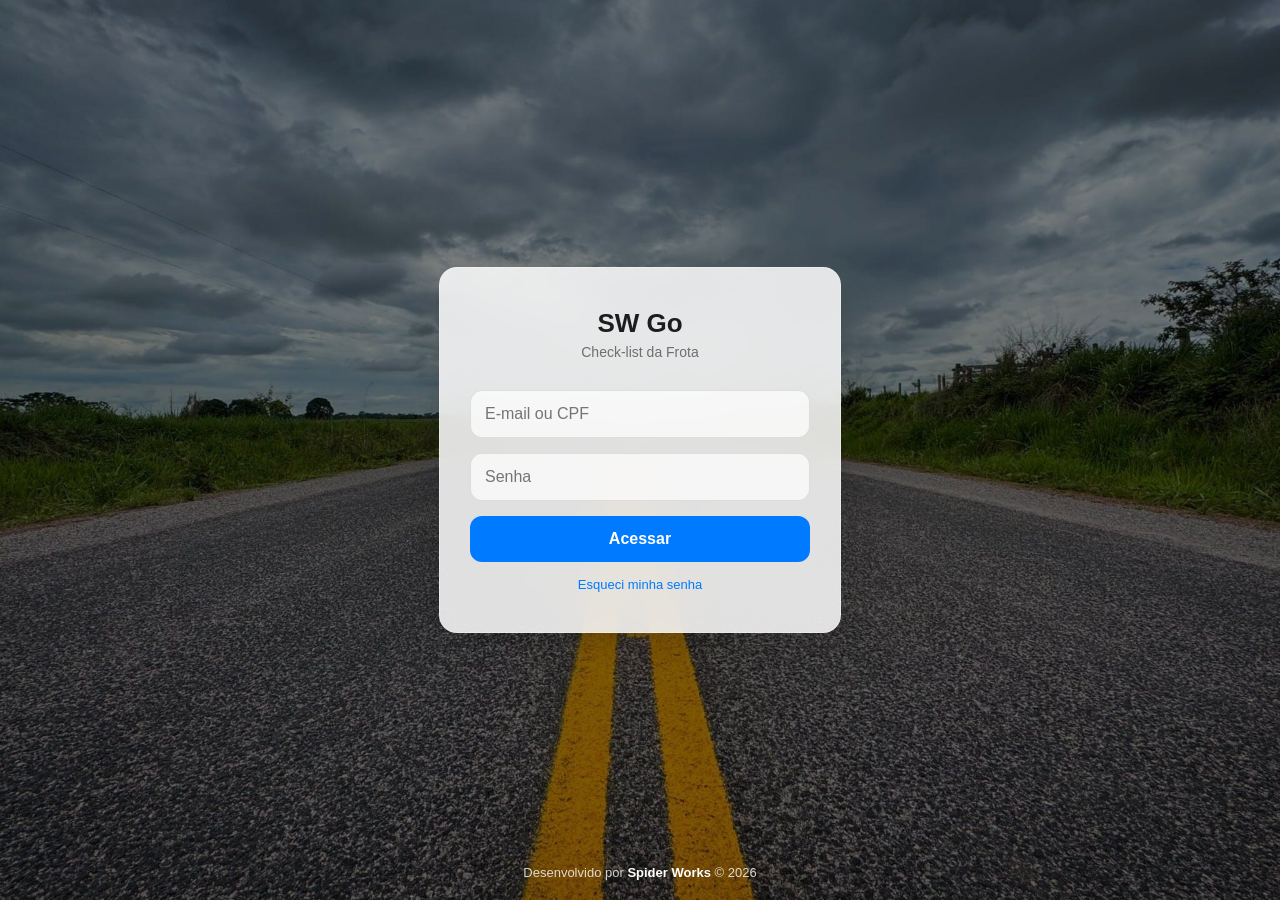
<file: index.html>
<!DOCTYPE html>
<html lang="pt-BR">
<head>
    <meta charset="UTF-8">
    <meta name="viewport" content="width=device-width, initial-scale=1.0, maximum-scale=1.0, user-scalable=no">
    <title>Dashboard - SpiderWorks Be8 Go</title>
    <style>
        :root { 
            --bg: #f4f4f9; --card: #ffffff; --text: #1c1c1e; --text-muted: #8e8e93; 
            --border: #e5e5ea; --accent: #007aff; --success: #34c759; --danger: #ff3b30; --warning: #ffcc00;
        }
        body.force-dark { 
            --bg: #000000; --card: #1c1c1e; --text: #f2f2f7; --text-muted: #98989d; 
            --border: #38383a; --accent: #0a84ff; --success: #32d74b; --danger: #ff453a; --warning: #ffd60a;
        }

        body { 
            background-color: var(--bg); color: var(--text); 
            font-family: -apple-system, BlinkMacSystemFont, "Segoe UI", sans-serif; 
            margin: 0; padding: 0; padding-bottom: 80px; 
            background-image: radial-gradient(var(--border) 1px, transparent 1px);
            background-size: 20px 20px; background-attachment: fixed;
        }

        .container { max-width: 1000px; margin: 40px auto; padding: 0 20px; }

        .welcome-header { margin-bottom: 30px; display: flex; justify-content: space-between; align-items: flex-end;}
        .welcome-header h1 { margin: 0; font-size: 28px; font-weight: 700; letter-spacing: -0.5px;}
        .welcome-header p { margin: 5px 0 0; color: var(--text-muted); font-size: 15px; }

        .card { background: var(--card); border: 1px solid var(--border); border-radius: 20px; padding: 25px; box-shadow: 0 4px 20px rgba(0,0,0,0.03); }
        .card-header { display: flex; justify-content: space-between; align-items: center; margin-bottom: 20px; }
        .card-title { margin: 0; font-size: 16px; font-weight: 600; color: var(--text); }
        .card-link { color: var(--accent); font-size: 13px; text-decoration: none; font-weight: 600; }

        .kpi-row { display: grid; grid-template-columns: repeat(3, 1fr); gap: 20px; margin-bottom: 25px; }
        .kpi-card { display: flex; align-items: center; gap: 15px; padding: 20px; border-radius: 16px; background: var(--card); border: 1px solid var(--border); box-shadow: 0 4px 15px rgba(0,0,0,0.02);}
        .kpi-icon { width: 48px; height: 48px; border-radius: 12px; display: flex; justify-content: center; align-items: center; font-size: 22px; flex-shrink: 0;}
        .kpi-text h4 { margin: 0 0 4px 0; font-size: 12px; color: var(--text-muted); text-transform: uppercase; letter-spacing: 0.5px; font-weight: 600;}
        .kpi-text span { font-size: 24px; font-weight: 700; color: var(--text); line-height: 1;}

        .bottom-grid { display: grid; grid-template-columns: 2fr 1fr; gap: 25px; }

        .table-container { overflow-x: auto; }
        table { width: 100%; border-collapse: collapse; text-align: left; }
        th { padding: 12px 15px; border-bottom: 1px solid var(--border); color: var(--text-muted); font-size: 11px; text-transform: uppercase; letter-spacing: 0.5px;}
        td { padding: 15px; border-bottom: 1px solid var(--border); font-size: 14px; color: var(--text); font-weight: 500;}
        tr:last-child td { border-bottom: none; }
        
        .status-badge { padding: 6px 12px; border-radius: 20px; font-size: 12px; font-weight: 700; display: inline-block; text-align: center;}
        .status-badge.aprovado { background: rgba(52, 199, 89, 0.15); color: var(--success); }
        .status-badge.reprovado { background: rgba(255, 59, 48, 0.15); color: var(--danger); }

        .chart-container { display: flex; align-items: flex-end; gap: 10px; height: 150px; padding-top: 20px; border-bottom: 1px dashed var(--border);}
        .chart-bar { flex: 1; background: var(--accent); border-radius: 6px 6px 0 0; position: relative; opacity: 0.8; transition: opacity 0.2s; cursor: pointer; min-height: 5px;}
        .chart-bar:hover { opacity: 1; }
        .chart-bar::after { content: attr(data-val); position: absolute; top: -25px; left: 50%; transform: translateX(-50%); font-size: 11px; font-weight: 600; color: var(--text-muted); }
        .chart-labels { display: flex; justify-content: space-between; margin-top: 10px; padding: 0 5px;}
        .chart-labels span { font-size: 11px; color: var(--text-muted); font-weight: 500; text-align: center; flex: 1;}

        .operador-view { display: none; flex-direction: column; align-items: center; justify-content: center; margin-top: 50px; }
        .op-card { background: var(--card); border: 1px solid var(--border); border-radius: 24px; padding: 40px; text-align: center; box-shadow: 0 10px 30px rgba(0,0,0,0.05); max-width: 400px; width: 100%;}
        .op-icon { font-size: 60px; margin-bottom: 20px; }
        .op-title { font-size: 22px; font-weight: 700; margin-bottom: 10px; }
        .op-desc { font-size: 14px; color: var(--text-muted); margin-bottom: 30px; line-height: 1.5;}
        .btn-op { display: block; width: 100%; background: var(--accent); color: white; padding: 16px; border-radius: 12px; font-size: 16px; font-weight: 600; text-decoration: none; transition: 0.2s; box-sizing: border-box;}
        .btn-op:active { transform: scale(0.98); opacity: 0.9; }

        .ssma-view { display: none; } 

        @media (max-width: 800px) {
            .kpi-row { grid-template-columns: 1fr; gap: 15px;}
            .bottom-grid { grid-template-columns: 1fr; }
        }
    </style>
</head>
<body>
    <div id="menu-container"></div> 

    <div class="container">
        
        <div class="welcome-header">
            <div>
                <h1 id="welcomeText">A carregar...</h1>
                <p id="subText">A preparar o seu ambiente.</p>
            </div>
            <div id="dataHoje" style="font-size: 14px; font-weight: 600; color: var(--text-muted); text-align: right;"></div>
        </div>

        <div class="ssma-view" id="viewSSMA">
            
            <div class="kpi-row">
                <div class="kpi-card">
                    <div class="kpi-icon" style="background: rgba(0, 122, 255, 0.1); color: var(--accent);">🛡️</div>
                    <div class="kpi-text"><h4>Conformidade</h4><span id="kpi-conf">--%</span></div>
                </div>
                <div class="kpi-card">
                    <div class="kpi-icon" style="background: rgba(52, 199, 89, 0.1); color: var(--success);">✅</div>
                    <div class="kpi-text"><h4>Aprovados (Hoje)</h4><span id="kpi-aprov">--</span></div>
                </div>
                <div class="kpi-card">
                    <div class="kpi-icon" style="background: rgba(255, 59, 48, 0.1); color: var(--danger);">⚠️</div>
                    <div class="kpi-text"><h4>Reprovados (Hoje)</h4><span id="kpi-reprov">--</span></div>
                </div>
            </div>

            <div class="bottom-grid">
                
                <div class="card">
                    <div class="card-header">
                        <h3 class="card-title">Últimas Inspeções Registadas</h3>
                        <a href="historico.html" class="card-link">Ver Histórico Completo &rarr;</a>
                    </div>
                    <div class="table-container">
                        <table>
                            <thead><tr><th>Data/Hora</th><th>Placa</th><th>Motorista</th><th>Status</th></tr></thead>
                            <tbody id="tabela-ultimos">
                                <tr><td colspan="4" style="text-align: center; color: var(--text-muted);">A carregar dados...</td></tr>
                            </tbody>
                        </table>
                    </div>
                </div>

                <div class="card">
                    <div class="card-header">
                        <h3 class="card-title">Volume (Últimos 5 dias)</h3>
                    </div>
                    <div class="chart-container" id="chart-bars">
                        </div>
                    <div class="chart-labels" id="chart-labels">
                        </div>
                </div>

            </div>
        </div>

        <div class="operador-view" id="viewOperador">
            <div class="op-card">
                <div class="op-icon">📋</div>
                <div class="op-title">Novo Checklist</div>
                <div class="op-desc">Avalie o Motorista, o Cavalo Mecânico e a Carreta antes da liberação da próxima viagem.</div>
                <a href="operador.html" class="btn-op">Iniciar Inspeção Agora</a>
            </div>
        </div>

    </div>

    <script src="menu.js"></script>
    <script>
        document.addEventListener("DOMContentLoaded", async function() {
            // Data no topo
            const opcoesData = { weekday: 'long', year: 'numeric', month: 'long', day: 'numeric' };
            document.getElementById('dataHoje').innerText = new Date().toLocaleDateString('pt-BR', opcoesData);

            const token = localStorage.getItem('pb_token');
            if (!token) { window.location.href = 'login.html'; return; }

            const POCKETBASE_URL = 'https://be8-be8-backend.i6qanl.easypanel.host';
            const cabecalhosAuth = { 'Authorization': 'Bearer ' + token };

            let perfil = "OPERADOR";
            let nome = "";

            try {
                // Recupera perfil
                const res = await fetch(`${POCKETBASE_URL}/api/collections/users_checklist_portal/auth-refresh`, { method: 'POST', headers: cabecalhosAuth });
                if (res.ok) {
                    const data = await res.json();
                    if (data && data.record) {
                        localStorage.setItem('pocketbase_auth', JSON.stringify({ model: data.record }));
                        perfil = (data.record.perfil || "OPERADOR").toUpperCase();
                        nome = data.record.nome || "";
                    }
                } else {
                    const authRaw = localStorage.getItem('pocketbase_auth') || '{}';
                    if(authRaw.includes("SSMA")) perfil = "SSMA";
                }
            } catch(e) { console.error("Erro:", e); }

            const isSSMA = (perfil === 'SSMA' || perfil === 'ADMIN');
            
            if (!isSSMA) {
                document.getElementById('welcomeText').innerText = "Olá, Operador!";
                document.getElementById('subText').innerText = "O seu painel de inspeções.";
                document.getElementById('viewOperador').style.display = 'flex';
            } else {
                const nomeExibicao = nome ? nome : "Equipe SSMA";
                document.getElementById('welcomeText').innerText = `Olá, ${nomeExibicao}!`;
                document.getElementById('subText').innerText = "Resumo da operação e saúde da frota.";
                document.getElementById('viewSSMA').style.display = 'block';
                
                // Carregar Dados Reais para o SSMA
                carregarDadosDashboard(POCKETBASE_URL, cabecalhosAuth);
            }
        });

        async function carregarDadosDashboard(url, headers) {
            try {
                // Busca os últimos 500 registos para fazer as contas
                const res = await fetch(`${url}/api/collections/site_checklist_registros/records?sort=-created&perPage=500&expand=motorista_id,cavalo_id`, { headers });
                const data = await res.json();
                
                if(!data.items) return;
                const registos = data.items;

                // 1. Cálculos de Hoje
                const hojeStr = new Date().toISOString().split('T')[0]; // "2026-04-20"
                let aprovadosHoje = 0;
                let reprovadosHoje = 0;
                let totalAprovadosHist = 0;

                registos.forEach(r => {
                    const dataRegisto = r.created.split(' ')[0]; // Pega só a data
                    if(dataRegisto === hojeStr) {
                        if(r.status_final === 'Aprovado') aprovadosHoje++;
                        else reprovadosHoje++;
                    }
                    if(r.status_final === 'Aprovado') totalAprovadosHist++;
                });

                document.getElementById('kpi-aprov').innerText = aprovadosHoje;
                document.getElementById('kpi-reprov').innerText = reprovadosHoje;

                // 2. Taxa de Conformidade
                if(registos.length > 0) {
                    const taxa = (totalAprovadosHist / registos.length) * 100;
                    document.getElementById('kpi-conf').innerText = taxa.toFixed(1) + '%';
                } else {
                    document.getElementById('kpi-conf').innerText = '0%';
                }

                // 3. Preencher a Tabela (Últimos 5)
                const tabela = document.getElementById('tabela-ultimos');
                tabela.innerHTML = '';
                const ultimos5 = registos.slice(0, 5);
                
                if(ultimos5.length === 0) {
                    tabela.innerHTML = '<tr><td colspan="4" style="text-align: center;">Nenhum registo encontrado.</td></tr>';
                } else {
                    ultimos5.forEach(r => {
                        const dataC = new Date(r.created);
                        // Verifica se é hoje para formatar a data
                        const isHoje = dataC.toISOString().split('T')[0] === hojeStr;
                        const dataStr = isHoje 
                            ? `Hoje, ${dataC.toLocaleTimeString('pt-BR', {hour:'2-digit', minute:'2-digit'})}`
                            : dataC.toLocaleDateString('pt-BR', {day:'2-digit', month:'2-digit'}) + ' ' + dataC.toLocaleTimeString('pt-BR', {hour:'2-digit', minute:'2-digit'});
                        
                        const placa = r.expand?.cavalo_id?.placa || 'N/A';
                        const mot = r.expand?.motorista_id?.nome || 'N/A';
                        const badgeStatus = r.status_final === 'Aprovado' ? 'aprovado' : 'reprovado';

                        tabela.innerHTML += `
                            <tr>
                                <td>${dataStr}</td>
                                <td style="font-weight:bold;">${placa}</td>
                                <td>${mot}</td>
                                <td><span class="status-badge ${badgeStatus}">${r.status_final}</span></td>
                            </tr>
                        `;
                    });
                }

                // 4. Gráfico dos Últimos 5 Dias
                desenharGrafico(registos);

            } catch(e) {
                console.error("Erro ao carregar dados do dashboard:", e);
                document.getElementById('tabela-ultimos').innerHTML = '<tr><td colspan="4" style="text-align: center; color:var(--danger);">Erro de ligação ao servidor.</td></tr>';
            }
        }

        function desenharGrafico(registos) {
            // Cria um array com os últimos 5 dias
            const diasArray = [];
            const contagens = [0, 0, 0, 0, 0];
            const nomesDias = ['Dom', 'Seg', 'Ter', 'Qua', 'Qui', 'Sex', 'Sáb'];
            const labels = [];

            const hoje = new Date();
            
            for(let i = 4; i >= 0; i--) {
                const d = new Date(hoje);
                d.setDate(d.getDate() - i);
                diasArray.push(d.toISOString().split('T')[0]);
                
                if(i === 0) labels.push('Hoje');
                else labels.push(nomesDias[d.getDay()]);
            }

            // Conta os registos para cada dia
            registos.forEach(r => {
                const dataReg = r.created.split(' ')[0];
                const index = diasArray.indexOf(dataReg);
                if(index !== -1) contagens[index]++;
            });

            // Encontra o maior valor para definir a altura de 100%
            let maxVal = Math.max(...contagens);
            if(maxVal === 0) maxVal = 1; // Evita divisão por zero

            const chartBars = document.getElementById('chart-bars');
            const chartLabels = document.getElementById('chart-labels');
            chartBars.innerHTML = '';
            chartLabels.innerHTML = '';

            // Desenha as barras e os textos
            for(let i = 0; i < 5; i++) {
                const alturaPercent = (contagens[i] / maxVal) * 100;
                // Garante um mínimo de altura visual
                const alturaCss = alturaPercent < 5 ? 5 : alturaPercent;

                chartBars.innerHTML += `<div class="chart-bar" style="height: ${alturaCss}%;" data-val="${contagens[i]}"></div>`;
                chartLabels.innerHTML += `<span>${labels[i]}</span>`;
            }
        }
    </script>
</body>
</html>
</file>
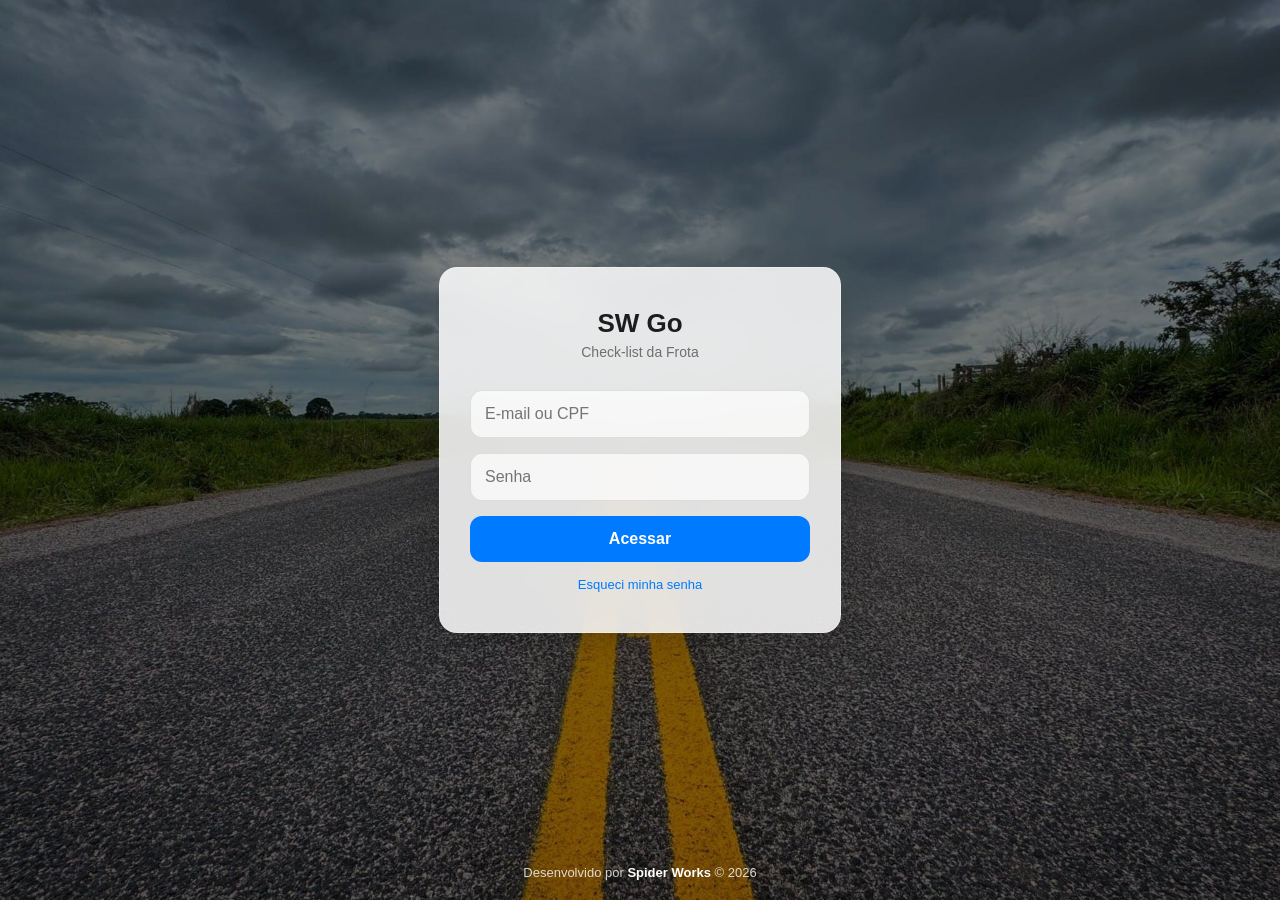
<file: config_ssma.html>
<!DOCTYPE html>
<html lang="pt-BR">
<head>
    <meta charset="UTF-8">
    <meta name="viewport" content="width=device-width, initial-scale=1.0, maximum-scale=1.0, user-scalable=no">
    <title>Configurações SSMA - Be8 Go</title>
    <style>
        :root { --bg: #f2f2f7; --card: #ffffff; --text: #1c1c1e; --text-muted: #8e8e93; --border: #c6c6c8; --accent: #007aff; --danger: #ff3b30; --success: #34c759; --warning: #ff9500; }
        body { background-color: var(--bg); color: var(--text); font-family: -apple-system, BlinkMacSystemFont, "Segoe UI", sans-serif; margin: 0; padding: 0; padding-bottom: 80px; }
        .header-ssma { margin: 20px 15px; padding-bottom: 10px; border-bottom: 1px solid var(--border); display: flex; justify-content: space-between; align-items: center; }
        .header-title { font-size: 22px; font-weight: 700; color: var(--text); display: flex; align-items: center; gap: 8px; }
        .apple-card { background: var(--card); border-radius: 16px; padding: 20px; margin: 15px; box-shadow: 0 4px 12px rgba(0,0,0,0.05); border: 1px solid var(--border); }
        input[type="text"], input[type="number"], select { width: 100%; padding: 14px; margin-bottom: 15px; border-radius: 10px; border: 1px solid var(--border); background: var(--bg); color: var(--text); font-size: 15px; box-sizing: border-box; -webkit-appearance: none; }
        .grid-validade { display: grid; grid-template-columns: 1fr 1fr; gap: 15px; }
        .btn-apple { background: var(--accent); color: #fff; border: none; padding: 14px 20px; border-radius: 12px; font-size: 16px; font-weight: 600; cursor: pointer; transition: 0.2s; text-align: center; display: inline-block; width: 100%; box-sizing: border-box;}
        .btn-apple:active { opacity: 0.8; transform: scale(0.98); }
        .btn-apple-outline { background: transparent; border: 2px solid var(--accent); color: var(--accent); padding: 12px 20px; border-radius: 12px; font-weight: 600; cursor: pointer; transition: 0.2s; width: 100%; box-sizing: border-box;}
        .spreadsheet-actions { display: grid; grid-template-columns: 1fr 1fr 1fr; gap: 10px; margin-bottom: 15px; }
        .btn-sheet { padding: 12px; border-radius: 10px; font-weight: 600; font-size: 13px; cursor: pointer; border: 1px solid var(--border); background: var(--bg); color: var(--text); display: flex; align-items: center; justify-content: center; gap: 5px;}
        .btn-sheet.import { background: rgba(52, 199, 89, 0.1); color: var(--success); border-color: var(--success); }
        .btn-sheet.export { background: rgba(0, 122, 255, 0.1); color: var(--accent); border-color: var(--accent); }
        .switch { position: relative; display: inline-block; width: 44px; height: 26px; flex-shrink: 0; }
        .switch input { opacity: 0; width: 0; height: 0; }
        .slider { position: absolute; cursor: pointer; top: 0; left: 0; right: 0; bottom: 0; background-color: var(--border); transition: .4s; border-radius: 34px; }
        .slider:before { position: absolute; content: ""; height: 18px; width: 18px; left: 4px; bottom: 4px; background-color: white; transition: .4s; border-radius: 50%; box-shadow: 0 2px 4px rgba(0,0,0,0.2); }
        input:checked + .slider { background-color: var(--success); }
        input:checked + .slider:before { transform: translateX(18px); }
        .switch-critica input:checked + .slider { background-color: var(--danger); } 
        .switch-critica input:not(:checked) + .slider { background-color: var(--warning); } 
        .pergunta-item { display: flex; flex-direction: column; padding: 15px 0; border-bottom: 1px solid var(--border); gap: 10px;}
        .pergunta-item:last-child { border-bottom: none; }
        .pergunta-texto { font-size: 15px; font-weight: 600; margin-bottom: 5px; line-height: 1.3;}
        .pergunta-badges { display: flex; flex-wrap: wrap; gap: 6px; margin-bottom: 5px; }
        .badge { font-size: 11px; padding: 4px 8px; border-radius: 12px; font-weight: 700; text-transform: uppercase; letter-spacing: 0.5px;}
        .badge-mot { background: rgba(0, 122, 255, 0.15); color: var(--accent); }
        .badge-cav { background: rgba(255, 149, 0, 0.15); color: var(--warning); }
        .badge-car { background: rgba(52, 199, 89, 0.15); color: var(--success); }
        .badge-foto { background: rgba(255, 59, 48, 0.15); color: var(--danger); border: 1px solid var(--danger);}
        .action-btns { display: flex; flex-direction: row; align-items: center; justify-content: flex-end; gap: 12px; flex-wrap: wrap; border-top: 1px dashed var(--border); padding-top: 12px; margin-top: 5px; }
        .toggle-group { display: flex; align-items: center; gap: 5px; }
        .toggle-label { font-size: 11px; font-weight: 700; color: var(--text-muted); text-transform: uppercase; }
        .btn-icon { background: var(--card); border: 1px solid var(--border); color: var(--text); padding: 6px 12px; border-radius: 8px; cursor: pointer; font-size: 13px; font-weight: 600; display: flex; align-items: center; gap: 5px;}
        .btn-icon.edit { color: var(--accent); }
        .btn-icon.delete { color: var(--danger); border-color: rgba(255, 59, 48, 0.3); background: rgba(255, 59, 48, 0.05); }
        .form-add { background: var(--bg); padding: 20px; border-radius: 14px; border: 1px solid var(--border); margin-bottom: 10px; }
        .form-row { display: flex; align-items: center; justify-content: space-between; background: var(--card); padding: 12px 15px; border-radius: 10px; margin-bottom: 15px; border: 1px solid var(--border); }
    </style>
</head>
<body>
    <div id="menu-container"></div> 
    
    <div class="container" style="max-width: 800px; margin: 0 auto;">
        
        <div class="header-ssma"><div class="header-title">⚙️ Painel SSMA</div></div>

        <div class="apple-card">
            <h2 style="margin-top: 0; font-size: 18px;">Prazos de Validade (Dias)</h2>
            <input type="hidden" id="id_validade"> 
            <div class="grid-validade">
                <div><label>Cavalo Mecânico</label><input type="number" id="v_cavalo" placeholder="Ex: 30"></div>
                <div><label>Carreta (Padrão)</label><input type="number" id="v_padrao" placeholder="Ex: 30"></div>
                <div><label>Carreta Tanque</label><input type="number" id="v_tanque" placeholder="Ex: 15"></div>
                <div><label>Carreta Baú</label><input type="number" id="v_bau" placeholder="Ex: 30"></div>
                <div><label>Prancha</label><input type="number" id="v_prancha" placeholder="Ex: 10"></div>
                <div><label>Graneleiro</label><input type="number" id="v_graneleiro" placeholder="Ex: 30"></div>
            </div>
            <button class="btn-apple" style="background-color: var(--success);" onclick="salvarValidades()">💾 Guardar Validades</button>
        </div>

        <div class="apple-card">
            <h2 style="margin-top:0; font-size:18px;">Gestão em Massa (CSV)</h2>
            <div class="spreadsheet-actions">
                <button class="btn-sheet" onclick="exportarModeloCSV()">📥 Modelo CSV</button>
                <button class="btn-sheet import" onclick="document.getElementById('inputCSV').click()">📤 Importar CSV</button>
                <button class="btn-sheet export" onclick="exportarBancoCompleto()">📊 Extrair Banco</button>
                <input type="file" id="inputCSV" style="display:none" accept=".csv" onchange="importarCSV(this)">
            </div>
        </div>

        <div class="apple-card" id="formScrollTarget">
            <h2 id="tituloFormPergunta" style="margin-top: 0; font-size: 18px;">➕ Adicionar Nova Pergunta</h2>
            <div class="form-add">
                <input type="hidden" id="edit_id_pergunta">
                <label>Texto da Pergunta</label>
                <input type="text" id="nova_pergunta" placeholder="Ex: Cintos de segurança em bom estado?">
                
                <div class="grid-validade">
                    <div>
                        <label>Categoria</label>
                        <select id="nova_categoria" onchange="verificarCategoriaCarreta()">
                            <option value="motorista">Motorista</option>
                            <option value="cavalo">Cavalo Mecânico</option>
                            <option value="carreta">Carreta</option>
                        </select>
                    </div>
                    <div id="container_tipo_carreta" style="display: none;">
                        <label>Exibir em qual tipo?</label>
                        <select id="novo_tipo_carreta">
                            <option value="todos">Todas as Carretas</option>
                            <option value="tanque">Apenas Tanque</option>
                            <option value="bau">Apenas Baú / Sider</option>
                            <option value="prancha">Apenas Prancha</option>
                            <option value="graneleiro">Apenas Graneleiro</option>
                        </select>
                    </div>
                </div>

                <div class="form-row">
                    <div>
                        <strong style="display:block; font-size: 14px;">📸 Exigir Foto?</strong>
                        <span style="font-size: 12px; color: var(--text-muted);">Obrigatória em caso de falha.</span>
                    </div>
                    <label class="switch"><input type="checkbox" id="foto_obrigatoria" checked><span class="slider"></span></label>
                </div>

                <div class="form-row" style="border-left: 4px solid var(--danger);">
                    <div>
                        <strong style="display:block; font-size: 14px;">🚨 Falha Crítica?</strong>
                        <span style="font-size: 12px; color: var(--text-muted);">Ativado = Reprova. Desativado = Ressalva.</span>
                    </div>
                    <label class="switch switch-critica"><input type="checkbox" id="reprova_automatico" checked><span class="slider"></span></label>
                </div>

                <div style="display: flex; gap: 10px;">
                    <button id="btnCancelarEdicao" class="btn-apple-outline" style="flex: 1; display: none;" onclick="cancelarEdicao()">Cancelar</button>
                    <button id="btnSalvarPergunta" class="btn-apple" style="flex: 2;" onclick="salvarPergunta()">Adicionar ao Banco</button>
                </div>
            </div>
        </div>

        <div class="apple-card">
            <h2 style="margin-top: 0; font-size: 18px;">📋 Banco de Perguntas</h2>
            <div id="lista_perguntas_dinamica"><p style="text-align: center;">A carregar banco de dados...</p></div>
        </div>
    </div>

    <script src="menu.js"></script>

    <script>
        const token = localStorage.getItem('pb_token');
        if (!token) { window.location.href = 'login.html'; }

        const POCKETBASE_URL = 'https://be8-be8-backend.i6qanl.easypanel.host';
        const TABELA_VALIDADE = 'site_checklist_config_validade';
        const TABELA_PERGUNTAS = 'site_checklist_banco_perguntas';
        const cabecalhosAuth = { 'Authorization': 'Bearer ' + token, 'Content-Type': 'application/json' };

        function verificarCategoriaCarreta() {
            const cat = document.getElementById('nova_categoria').value;
            document.getElementById('container_tipo_carreta').style.display = cat === 'carreta' ? 'block' : 'none';
            if(cat !== 'carreta') document.getElementById('novo_tipo_carreta').value = 'todos'; 
        }

        async function carregarValidades() {
            try {
                const res = await fetch(`${POCKETBASE_URL}/api/collections/${TABELA_VALIDADE}/records?perPage=1`, { headers: cabecalhosAuth });
                const data = await res.json();
                if (data.items?.length > 0) {
                    const c = data.items[0];
                    document.getElementById('id_validade').value = c.id;
                    document.getElementById('v_cavalo').value = c.dias_cavalo || '';
                    document.getElementById('v_padrao').value = c.dias_carreta || '';
                    document.getElementById('v_tanque').value = c.dias_tanque || '';
                    document.getElementById('v_bau').value = c.dias_bau || '';
                    document.getElementById('v_prancha').value = c.dias_prancha || '';
                    document.getElementById('v_graneleiro').value = c.dias_graneleiro || '';
                }
            } catch(e) {}
        }

        async function salvarValidades() {
            const id = document.getElementById('id_validade').value;
            const p = {
                dias_cavalo: parseInt(document.getElementById('v_cavalo').value) || 30,
                dias_carreta: parseInt(document.getElementById('v_padrao').value) || 30,
                dias_tanque: parseInt(document.getElementById('v_tanque').value) || 30,
                dias_bau: parseInt(document.getElementById('v_bau').value) || 30,
                dias_prancha: parseInt(document.getElementById('v_prancha').value) || 30,
                dias_graneleiro: parseInt(document.getElementById('v_graneleiro').value) || 30,
            };
            const url = id ? `${POCKETBASE_URL}/api/collections/${TABELA_VALIDADE}/records/${id}` : `${POCKETBASE_URL}/api/collections/${TABELA_VALIDADE}/records`;
            await fetch(url, { method: id ? 'PATCH' : 'POST', headers: cabecalhosAuth, body: JSON.stringify(p) });
            alert("✅ Validades atualizadas!"); carregarValidades();
        }

        let listaPerguntasGlobal = [];

        // FUNÇÃO CARREGAR PERGUNTAS COM DIAGNÓSTICO DE ERRO NA TELA
        async function carregarPerguntas() {
            const container = document.getElementById('lista_perguntas_dinamica');
            try {
                const res = await fetch(`${POCKETBASE_URL}/api/collections/${TABELA_PERGUNTAS}/records?perPage=500&sort=categoria,ordem`, { headers: cabecalhosAuth });
                
                if (!res.ok) {
                    const err = await res.json();
                    throw new Error("Resposta da API: " + JSON.stringify(err));
                }

                const data = await res.json();
                container.innerHTML = '';

                if (data.items && data.items.length > 0) {
                    listaPerguntasGlobal = data.items; 
                    
                    data.items.forEach(p => {
                        let badgeClass = 'badge-mot';
                        if (p.categoria === 'cavalo') badgeClass = 'badge-cav';
                        if (p.categoria === 'carreta') badgeClass = 'badge-car';

                        const itemHTML = `
                            <div class="pergunta-item">
                                <div>
                                    <div class="pergunta-texto">${p.pergunta}</div>
                                    <div class="pergunta-badges">
                                        <span class="badge ${badgeClass}">${p.categoria}</span>
                                        ${p.categoria === 'carreta' ? `<span class="badge" style="background:var(--border); color:var(--text);">Filtro: ${p.tipo_carreta}</span>` : ''}
                                        ${p.foto_obrigatoria ? `<span class="badge badge-foto">📸 Foto Obrigatória</span>` : ''}
                                    </div>
                                </div>
                                
                                <div class="action-btns">
                                    <div class="toggle-group">
                                        <span class="toggle-label">Ativo</span>
                                        <label class="switch">
                                            <input type="checkbox" ${p.ativo ? 'checked' : ''} onchange="alterarStatus('${p.id}', this.checked)">
                                            <span class="slider"></span>
                                        </label>
                                    </div>

                                    <div class="toggle-group" style="margin-left: 10px;">
                                        <span class="toggle-label">Crítica</span>
                                        <label class="switch switch-critica" title="Crítica = Vermelho | Ressalva = Laranja">
                                            <input type="checkbox" ${p.reprova_automatico !== false ? 'checked' : ''} onchange="alterarCriticidade('${p.id}', this.checked)">
                                            <span class="slider"></span>
                                        </label>
                                    </div>

                                    <button class="btn-icon edit" style="margin-left: auto;" onclick="editarPergunta('${p.id}')">✏️ Editar</button>
                                    <button class="btn-icon delete" onclick="excluirPergunta('${p.id}')">🗑️ Apagar</button>
                                </div>
                            </div>
                        `;
                        container.innerHTML += itemHTML;
                    });
                } else {
                    container.innerHTML = '<p style="text-align: center; color: var(--text-muted);">Nenhuma pergunta cadastrada no banco.</p>';
                }
            } catch(e) { 
                console.error(e);
                container.innerHTML = `
                    <div style="background: rgba(255, 59, 48, 0.1); padding: 20px; border-radius: 12px; border: 1px solid var(--danger); text-align: center;">
                        <h4 style="color: var(--danger); margin-top:0;">🚨 Erro ao carregar dados!</h4>
                        <p style="font-size: 13px; color: var(--text);">${e.message}</p>
                        <p style="font-size: 12px; color: var(--text-muted); margin-bottom:0;">Verifique se a coluna <strong>reprova_automatico</strong> foi criada corretamente no PocketBase.</p>
                    </div>`;
            }
        }

        async function salvarPergunta() {
            const idEdit = document.getElementById('edit_id_pergunta').value;
            const texto = document.getElementById('nova_pergunta').value;
            const categoria = document.getElementById('nova_categoria').value;
            const tipo = document.getElementById('novo_tipo_carreta').value;
            const fotoReq = document.getElementById('foto_obrigatoria').checked === true;
            const reprovaAuto = document.getElementById('reprova_automatico').checked === true;

            if(!texto) { alert("Escreva o texto da pergunta!"); return; }

            const payload = {
                pergunta: texto, categoria: categoria, tipo_carreta: categoria === 'carreta' ? tipo : 'todos',
                foto_obrigatoria: fotoReq, reprova_automatico: reprovaAuto, ativo: true, ordem: 99
            };

            try {
                const url = idEdit ? `${POCKETBASE_URL}/api/collections/${TABELA_PERGUNTAS}/records/${idEdit}` : `${POCKETBASE_URL}/api/collections/${TABELA_PERGUNTAS}/records`;
                const res = await fetch(url, { method: idEdit ? 'PATCH' : 'POST', headers: cabecalhosAuth, body: JSON.stringify(payload) });

                if (res.ok) { cancelarEdicao(); carregarPerguntas(); } 
                else { const err = await res.json(); alert("🚨 Erro da API: " + JSON.stringify(err)); }
            } catch(e) { alert("Erro de ligação."); }
        }

        async function alterarStatus(id, statusAtual) {
            try { await fetch(`${POCKETBASE_URL}/api/collections/${TABELA_PERGUNTAS}/records/${id}`, { method: 'PATCH', headers: cabecalhosAuth, body: JSON.stringify({ ativo: statusAtual }) }); } 
            catch(e) { alert("Erro ao atualizar."); carregarPerguntas(); }
        }

        async function alterarCriticidade(id, isCritica) {
            try {
                const res = await fetch(`${POCKETBASE_URL}/api/collections/${TABELA_PERGUNTAS}/records/${id}`, { method: 'PATCH', headers: cabecalhosAuth, body: JSON.stringify({ reprova_automatico: isCritica === true }) });
                if(!res.ok) { const err = await res.json(); alert("Erro da API: " + JSON.stringify(err)); }
                carregarPerguntas(); 
            } catch(e) { alert("Erro de conexão."); carregarPerguntas(); }
        }

        function editarPergunta(id) {
            const p = listaPerguntasGlobal.find(x => x.id === id);
            if(!p) return;
            document.getElementById('edit_id_pergunta').value = p.id; document.getElementById('nova_pergunta').value = p.pergunta;
            document.getElementById('nova_categoria').value = p.categoria; verificarCategoriaCarreta(); 
            if (p.categoria === 'carreta') document.getElementById('novo_tipo_carreta').value = p.tipo_carreta || 'todos';
            document.getElementById('foto_obrigatoria').checked = p.foto_obrigatoria === true;
            document.getElementById('reprova_automatico').checked = p.reprova_automatico !== false;
            document.getElementById('tituloFormPergunta').innerText = "✏️ Editar Pergunta"; document.getElementById('btnSalvarPergunta').innerText = "Guardar Alterações";
            document.getElementById('btnCancelarEdicao').style.display = "block"; document.getElementById('formScrollTarget').scrollIntoView({ behavior: 'smooth' });
        }

        function cancelarEdicao() {
            document.getElementById('edit_id_pergunta').value = ''; document.getElementById('nova_pergunta').value = ''; document.getElementById('foto_obrigatoria').checked = true; document.getElementById('reprova_automatico').checked = true;
            document.getElementById('tituloFormPergunta').innerText = "➕ Adicionar Nova Pergunta"; document.getElementById('btnSalvarPergunta').innerText = "Adicionar ao Banco"; document.getElementById('btnCancelarEdicao').style.display = "none";
        }

        async function excluirPergunta(id) { if(confirm("Apagar esta pergunta?")) { await fetch(`${POCKETBASE_URL}/api/collections/${TABELA_PERGUNTAS}/records/${id}`, { method: 'DELETE', headers: cabecalhosAuth }); carregarPerguntas(); } }

        carregarValidades(); carregarPerguntas(); verificarCategoriaCarreta(); 
    </script>
</body>
</html>
</file>
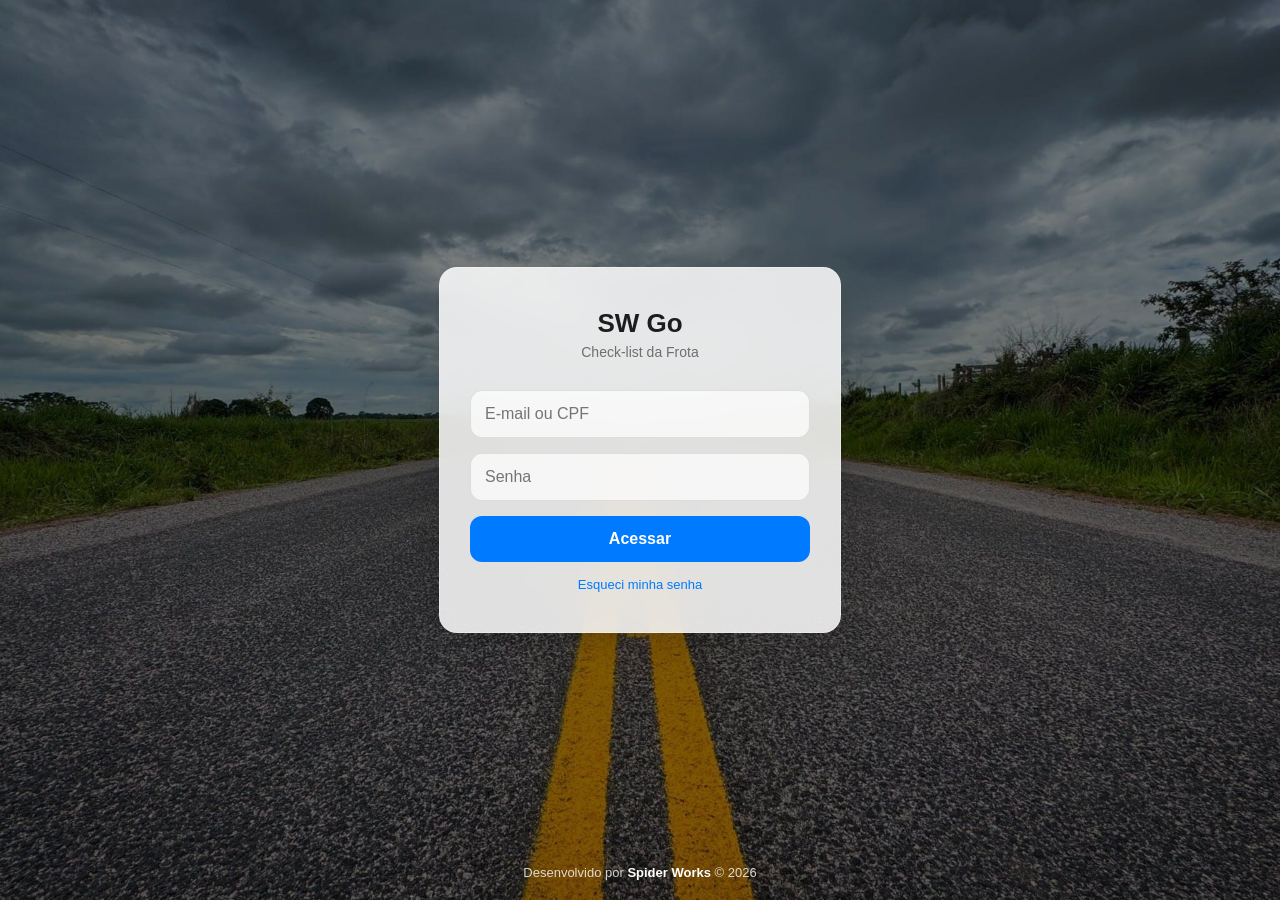
<file: login.html>
<!DOCTYPE html>
<html lang="pt-BR">
<head>
    <meta charset="UTF-8">
    <meta name="viewport" content="width=device-width, initial-scale=1.0, maximum-scale=1.0, user-scalable=no">
    <title>SpiderWorks Go - Acesso ao Portal</title>
    <style>
        :root { --accent: #007AFF; --text-dark: #1D1D1F; }
        body, html { margin: 0; padding: 0; height: 100%; font-family: -apple-system, BlinkMacSystemFont, "Segoe UI", Roboto, sans-serif; overflow: hidden; }
        
        #bg-slideshow { position: absolute; top: 0; left: 0; width: 100%; height: 100%; background-size: cover; background-position: center; z-index: -1; transition: background-image 1.5s ease-in-out; }
        .overlay { position: absolute; top: 0; left: 0; width: 100%; height: 100%; background: rgba(0,0,0,0.5); z-index: 0; }

        .login-wrapper { position: relative; z-index: 1; display: flex; flex-direction: column; justify-content: center; align-items: center; height: 100%; padding: 20px; box-sizing: border-box; }
        .login-box { background: rgba(255, 255, 255, 0.85); backdrop-filter: blur(20px); -webkit-backdrop-filter: blur(20px); padding: 40px 30px; border-radius: 18px; box-shadow: 0 8px 32px rgba(0,0,0,0.15); width: 100%; max-width: 340px; text-align: center; border: 1px solid rgba(255,255,255,0.3); }
        
        .logo { font-size: 26px; font-weight: 700; color: var(--text-dark); margin-bottom: 5px; }
        .subtitle { font-size: 14px; color: #6e6e73; margin-bottom: 30px; }
        
        input { width: 100%; padding: 14px; margin-bottom: 15px; border-radius: 12px; border: 1px solid rgba(0,0,0,0.1); font-size: 16px; box-sizing: border-box; background: rgba(255,255,255,0.7); }
        input:focus { outline: none; border-color: var(--accent); background: #fff; }
        
        .btn { width: 100%; padding: 14px; border: none; border-radius: 12px; background: var(--accent); color: white; font-weight: 600; font-size: 16px; cursor: pointer; transition: opacity 0.2s; }
        .btn:active { opacity: 0.8; transform: scale(0.98); }
        
        .forgot-pass { display: block; margin-top: 15px; font-size: 13px; color: var(--accent); text-decoration: none; cursor: pointer; font-weight: 500; }

        .sw-footer { position: absolute; bottom: 20px; color: rgba(255,255,255,0.8); font-size: 13px; font-weight: 500; text-align: center; width: 100%; }
        .sw-footer a { color: white; text-decoration: none; font-weight: bold; }
    </style>
</head>
<body>

    <div id="bg-slideshow"></div>
    <div class="overlay"></div>

    <div class="login-wrapper">
        <div class="login-box">
            <div class="logo">SW Go</div>
            <div class="subtitle">Check-list da Frota</div>
            
            <form id="formLogin">
                <input type="text" id="email" placeholder="E-mail ou CPF" required>
                <input type="password" id="senha" placeholder="Senha" required>
                <button type="submit" class="btn" id="btnEntrar">Acessar</button>
            </form>
            
            <a class="forgot-pass" onclick="recuperarSenha()">Esqueci minha senha</a>
            <div id="mensagemAviso" style="margin-top: 15px; font-size: 13px; font-weight: bold; display: none;"></div>
        </div>

        <div class="sw-footer">
            Desenvolvido por <a href="https://www.spiderworks.com.br" target="_blank">Spider Works</a> &copy; 2026
        </div>
    </div>

    <script>
        // Slideshow de fundo
        const imagens = ['imagens/img1.jpg', 'imagens/img2.jpg', 'imagens/img3.jpg'];
        let idx = 0;
        const bg = document.getElementById('bg-slideshow');
        bg.style.backgroundImage = `url('${imagens[0]}')`;
        setInterval(() => { idx = (idx + 1) % imagens.length; bg.style.backgroundImage = `url('${imagens[idx]}')`; }, 5000);

        const POCKETBASE_URL = 'https://be8-be8-backend.i6qanl.easypanel.host'; 
        const msgAviso = document.getElementById('mensagemAviso');

        // Lógica de Login e Redirecionamento Inteligente
        document.getElementById('formLogin').addEventListener('submit', async function(e) {
            e.preventDefault();
            const btn = document.getElementById('btnEntrar');
            btn.innerText = "Conectando...";
            btn.disabled = true;
            msgAviso.style.display = "none";

            try {
                const res = await fetch(`${POCKETBASE_URL}/api/collections/users_checklist_portal/auth-with-password`, {
                    method: 'POST',
                    headers: { 'Content-Type': 'application/json' },
                    body: JSON.stringify({ 
                        identity: document.getElementById('email').value, 
                        password: document.getElementById('senha').value 
                    })
                });
                
                const data = await res.json();
                
                if (res.ok) {
                    localStorage.setItem('pb_token', data.token);
                    localStorage.setItem('usuario_logado', JSON.stringify(data.record));

                    const perfil = data.record.perfil ? data.record.perfil.toUpperCase() : '';

                    // Redirecionamento por Perfil
                    if (perfil === 'SSMA' || perfil === 'ADMIN') {
                        window.location.href = 'index.html'; 
                    } else {
                        window.location.href = 'index.html';
                    }
                } else { throw new Error(); }
            } catch (err) {
                msgAviso.innerText = "❌ Acesso negado. Verifique os dados.";
                msgAviso.style.color = "#FF3B30";
                msgAviso.style.display = "block";
                btn.innerText = "Acessar";
                btn.disabled = false;
            }
        });

        async function recuperarSenha() {
            const emailDigitado = prompt("Digite seu E-mail cadastrado:");
            if (!emailDigitado) return;
            try {
                const res = await fetch(`${POCKETBASE_URL}/api/collections/users_checklist_portal/request-password-reset`, {
                    method: 'POST',
                    headers: { 'Content-Type': 'application/json' },
                    body: JSON.stringify({ email: emailDigitado })
                });
                if (res.ok) {
                    alert("✅ Link de redefinição enviado para o seu e-mail!");
                } else { alert("❌ E-mail não encontrado."); }
            } catch(e) { alert("Erro ao conectar com o servidor."); }
        }
    </script>
</body>
</html>
</file>
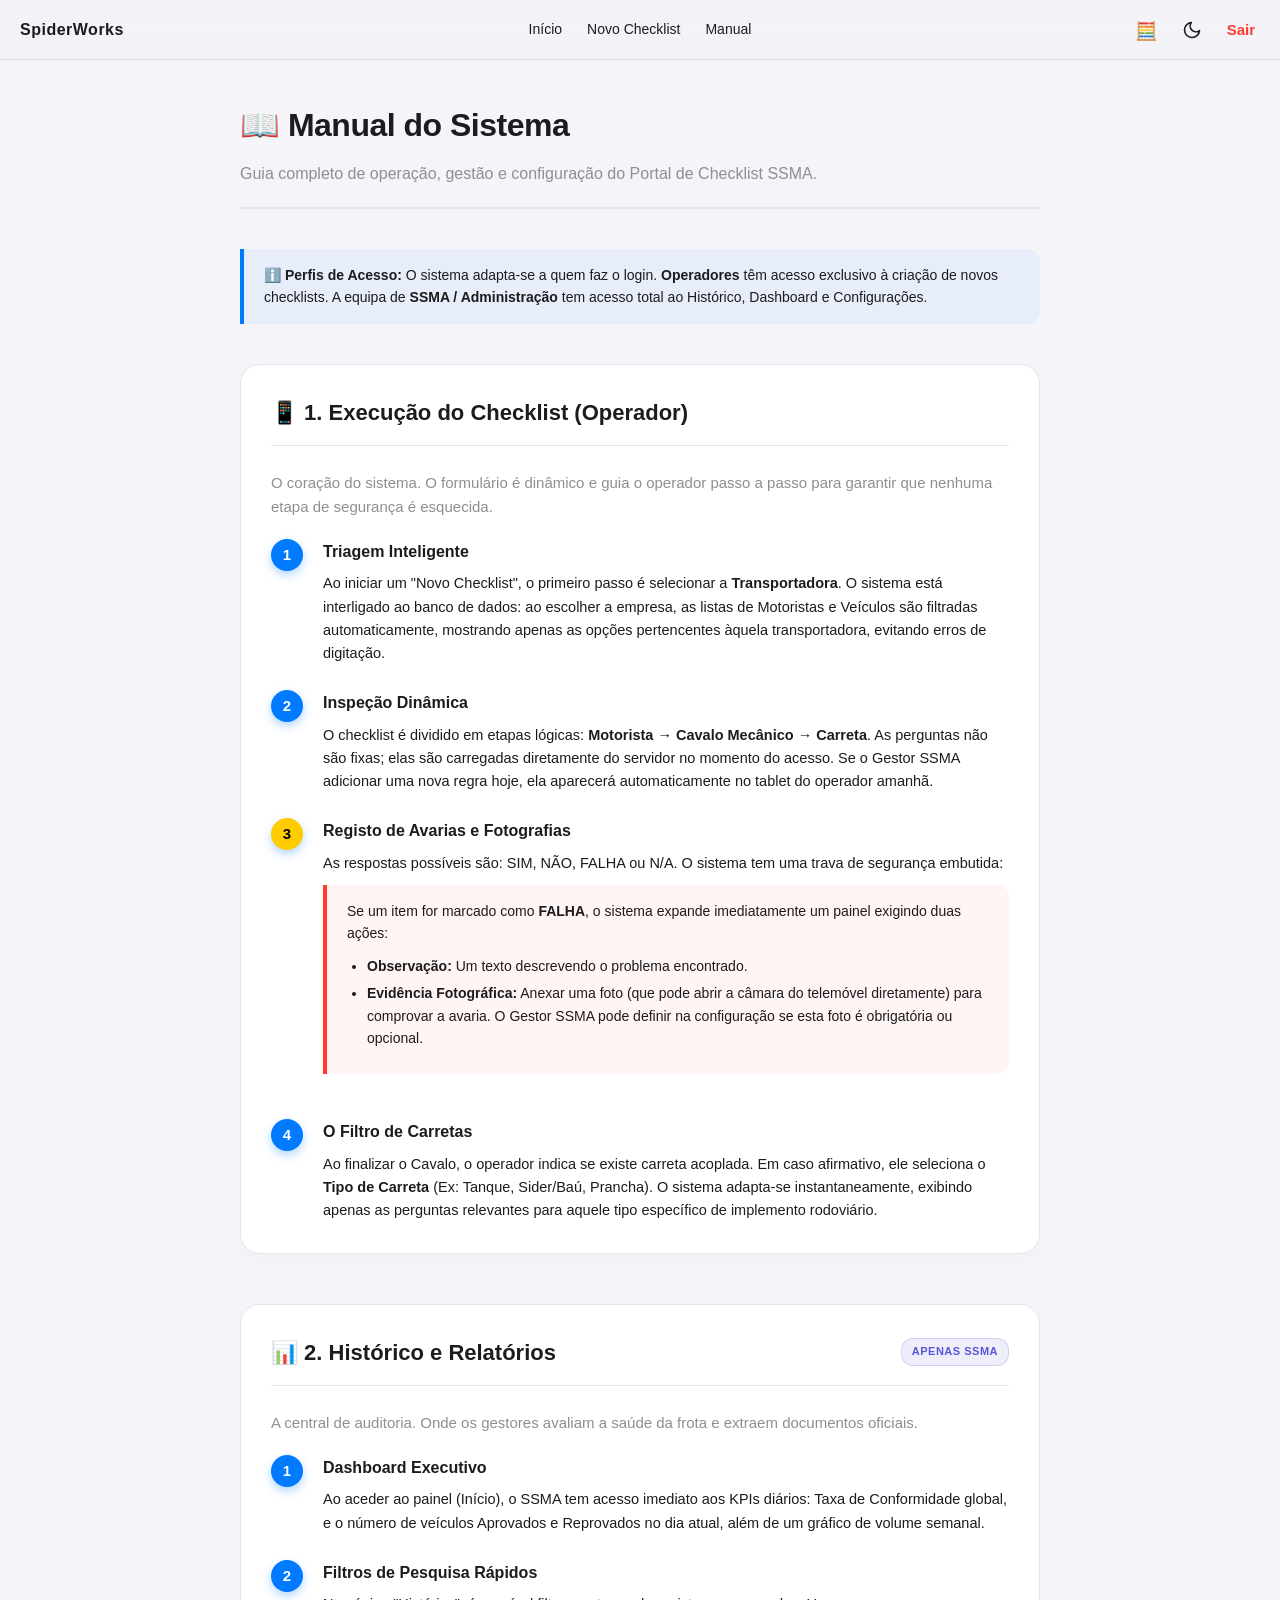
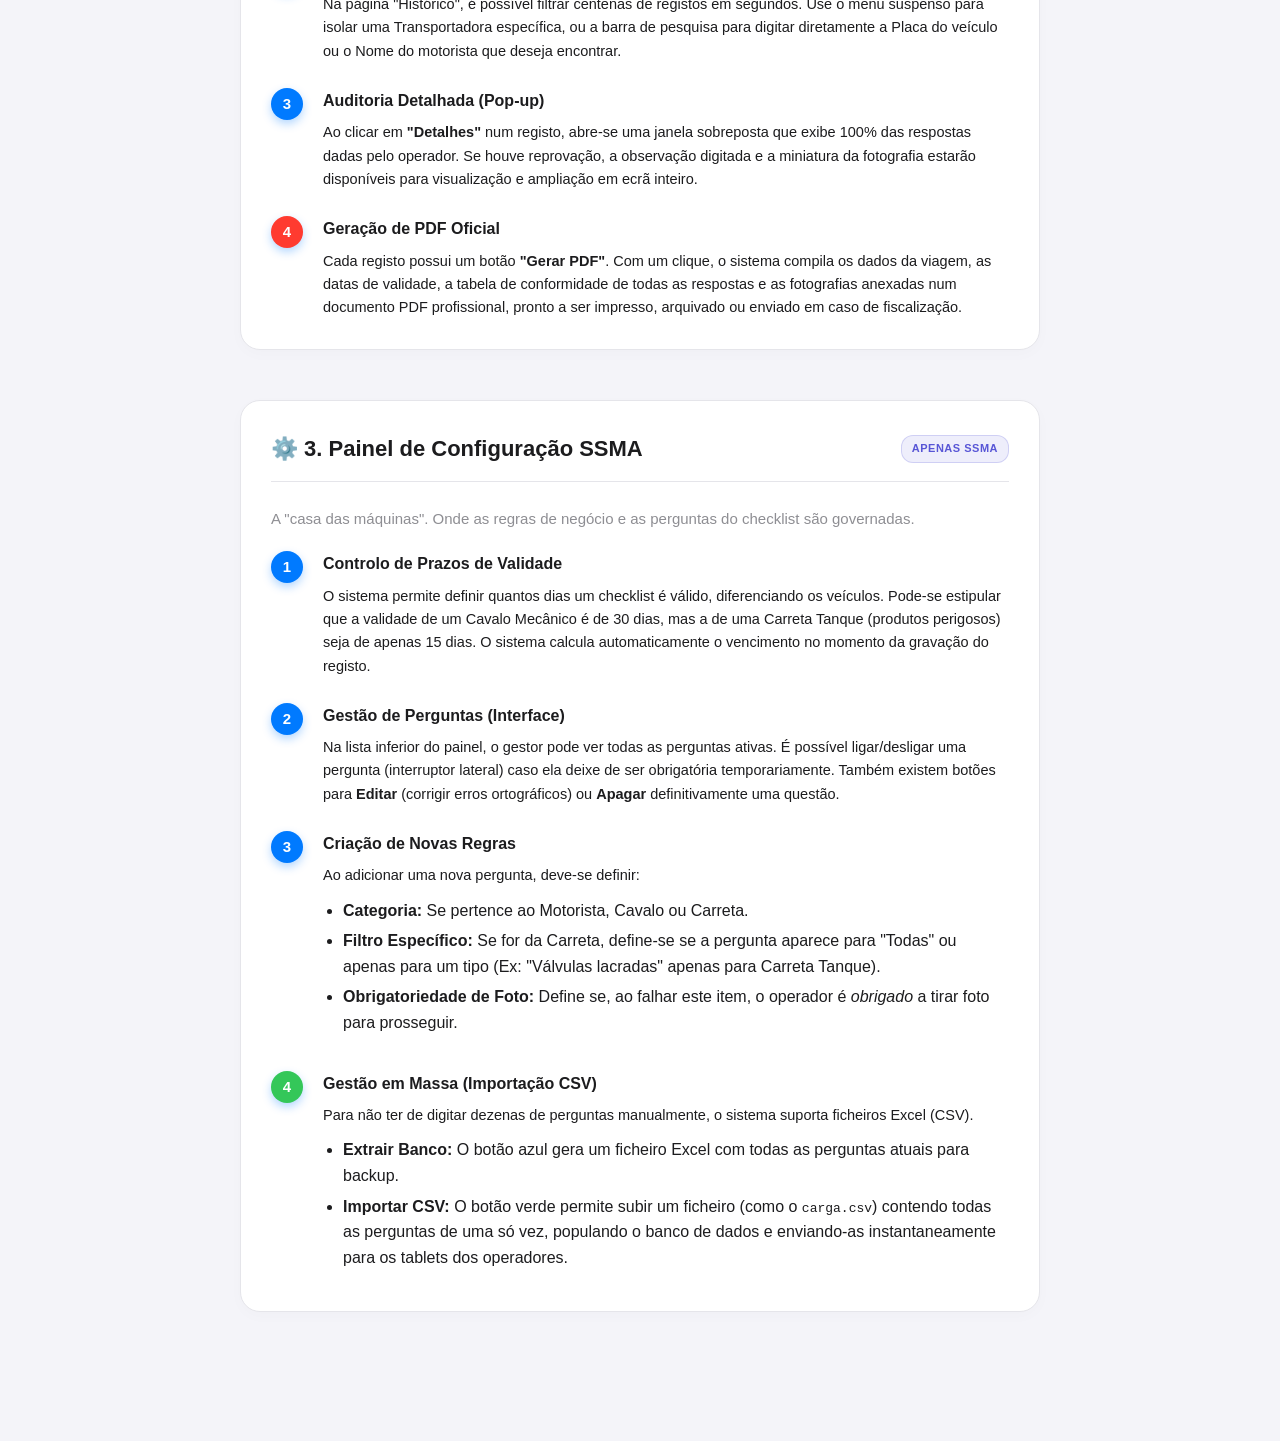
<file: manual.html>
<!DOCTYPE html>
<html lang="pt-BR">
<head>
    <meta charset="UTF-8">
    <meta name="viewport" content="width=device-width, initial-scale=1.0, maximum-scale=1.0, user-scalable=no">
    <title>Manual do Utilizador - SpiderWorks Be8 Go</title>
    <style>
        :root { 
            --bg: #f4f4f9; --card: #ffffff; --text: #1c1c1e; --text-muted: #8e8e93; 
            --border: #e5e5ea; --accent: #007aff; --success: #34c759; --danger: #ff3b30; --warning: #ffcc00;
        }
        body.force-dark { 
            --bg: #000000; --card: #1c1c1e; --text: #f2f2f7; --text-muted: #98989d; 
            --border: #38383a; --accent: #0a84ff; --success: #32d74b; --danger: #ff453a;
        }

        body { 
            background-color: var(--bg); color: var(--text); 
            font-family: -apple-system, BlinkMacSystemFont, "Segoe UI", sans-serif; 
            margin: 0; padding: 0; padding-bottom: 80px; line-height: 1.6;
        }

        .container { max-width: 800px; margin: 40px auto; padding: 0 20px; }

        .page-header { margin-bottom: 40px; border-bottom: 2px solid var(--border); padding-bottom: 20px;}
        .page-header h1 { font-size: 32px; margin: 0 0 10px 0; font-weight: 800; letter-spacing: -0.5px;}
        .page-header p { color: var(--text-muted); font-size: 16px; margin: 0; }

        .manual-section { margin-bottom: 50px; background: var(--card); border: 1px solid var(--border); border-radius: 20px; padding: 30px; box-shadow: 0 4px 15px rgba(0,0,0,0.02);}
        .manual-section h2 { border-bottom: 1px solid var(--border); padding-bottom: 15px; margin-top: 0; margin-bottom: 25px; font-size: 22px; display: flex; align-items: center; gap: 10px;}
        
        .badge-ssma { background: rgba(88, 86, 214, 0.1); color: #5856d6; font-size: 11px; padding: 4px 10px; border-radius: 12px; font-weight: 700; text-transform: uppercase; letter-spacing: 0.5px; border: 1px solid rgba(88, 86, 214, 0.2); margin-left: auto;}

        .step-box { display: flex; gap: 20px; align-items: flex-start; margin-bottom: 25px; }
        .step-box:last-child { margin-bottom: 0; }
        .step-num { background: var(--accent); color: white; width: 32px; height: 32px; border-radius: 50%; display: flex; align-items: center; justify-content: center; font-weight: bold; flex-shrink: 0; font-size: 15px; box-shadow: 0 4px 10px rgba(0, 122, 255, 0.3);}
        .step-content h3 { margin: 0 0 8px 0; font-size: 16px; }
        .step-content p { margin: 0; color: var(--text); font-size: 14.5px; }

        .info-panel { background: rgba(0, 122, 255, 0.05); border-left: 4px solid var(--accent); padding: 15px 20px; border-radius: 0 12px 12px 0; margin: 20px 0; font-size: 14px; }
        .warning-panel { background: rgba(255, 59, 48, 0.05); border-left: 4px solid var(--danger); padding: 15px 20px; border-radius: 0 12px 12px 0; margin: 20px 0; font-size: 14px; }

        ul { margin: 10px 0; padding-left: 20px; }
        li { margin-bottom: 5px; }

    </style>
</head>
<body>
    <div id="menu-container"></div>
    
    <main class="container">
        <div class="page-header">
            <h1>📖 Manual do Sistema</h1>
            <p>Guia completo de operação, gestão e configuração do Portal de Checklist SSMA.</p>
        </div>

        <div class="info-panel" style="margin-bottom: 40px;">
            <strong>ℹ️ Perfis de Acesso:</strong> O sistema adapta-se a quem faz o login. <strong>Operadores</strong> têm acesso exclusivo à criação de novos checklists. A equipa de <strong>SSMA / Administração</strong> tem acesso total ao Histórico, Dashboard e Configurações.
        </div>

        <section class="manual-section">
            <h2>📱 1. Execução do Checklist (Operador)</h2>
            <p style="margin-bottom: 20px; font-size: 15px; color: var(--text-muted);">O coração do sistema. O formulário é dinâmico e guia o operador passo a passo para garantir que nenhuma etapa de segurança é esquecida.</p>
            
            <div class="step-box">
                <div class="step-num">1</div>
                <div class="step-content">
                    <h3>Triagem Inteligente</h3>
                    <p>Ao iniciar um "Novo Checklist", o primeiro passo é selecionar a <strong>Transportadora</strong>. O sistema está interligado ao banco de dados: ao escolher a empresa, as listas de Motoristas e Veículos são filtradas automaticamente, mostrando apenas as opções pertencentes àquela transportadora, evitando erros de digitação.</p>
                </div>
            </div>

            <div class="step-box">
                <div class="step-num">2</div>
                <div class="step-content">
                    <h3>Inspeção Dinâmica</h3>
                    <p>O checklist é dividido em etapas lógicas: <strong>Motorista &rarr; Cavalo Mecânico &rarr; Carreta</strong>. As perguntas não são fixas; elas são carregadas diretamente do servidor no momento do acesso. Se o Gestor SSMA adicionar uma nova regra hoje, ela aparecerá automaticamente no tablet do operador amanhã.</p>
                </div>
            </div>

            <div class="step-box">
                <div class="step-num" style="background: var(--warning); color: #000;">3</div>
                <div class="step-content">
                    <h3>Registo de Avarias e Fotografias</h3>
                    <p>As respostas possíveis são: SIM, NÃO, FALHA ou N/A. O sistema tem uma trava de segurança embutida:</p>
                    <div class="warning-panel" style="margin-top: 10px;">
                        Se um item for marcado como <strong>FALHA</strong>, o sistema expande imediatamente um painel exigindo duas ações:
                        <ul>
                            <li><strong>Observação:</strong> Um texto descrevendo o problema encontrado.</li>
                            <li><strong>Evidência Fotográfica:</strong> Anexar uma foto (que pode abrir a câmara do telemóvel diretamente) para comprovar a avaria. O Gestor SSMA pode definir na configuração se esta foto é obrigatória ou opcional.</li>
                        </ul>
                    </div>
                </div>
            </div>

            <div class="step-box">
                <div class="step-num">4</div>
                <div class="step-content">
                    <h3>O Filtro de Carretas</h3>
                    <p>Ao finalizar o Cavalo, o operador indica se existe carreta acoplada. Em caso afirmativo, ele seleciona o <strong>Tipo de Carreta</strong> (Ex: Tanque, Sider/Baú, Prancha). O sistema adapta-se instantaneamente, exibindo apenas as perguntas relevantes para aquele tipo específico de implemento rodoviário.</p>
                </div>
            </div>
        </section>

        <section class="manual-section">
            <h2>
                <span>📊 2. Histórico e Relatórios</span>
                <span class="badge-ssma">Apenas SSMA</span>
            </h2>
            <p style="margin-bottom: 20px; font-size: 15px; color: var(--text-muted);">A central de auditoria. Onde os gestores avaliam a saúde da frota e extraem documentos oficiais.</p>

            <div class="step-box">
                <div class="step-num">1</div>
                <div class="step-content">
                    <h3>Dashboard Executivo</h3>
                    <p>Ao aceder ao painel (Início), o SSMA tem acesso imediato aos KPIs diários: Taxa de Conformidade global, e o número de veículos Aprovados e Reprovados no dia atual, além de um gráfico de volume semanal.</p>
                </div>
            </div>

            <div class="step-box">
                <div class="step-num">2</div>
                <div class="step-content">
                    <h3>Filtros de Pesquisa Rápidos</h3>
                    <p>Na página "Histórico", é possível filtrar centenas de registos em segundos. Use o menu suspenso para isolar uma Transportadora específica, ou a barra de pesquisa para digitar diretamente a Placa do veículo ou o Nome do motorista que deseja encontrar.</p>
                </div>
            </div>

            <div class="step-box">
                <div class="step-num">3</div>
                <div class="step-content">
                    <h3>Auditoria Detalhada (Pop-up)</h3>
                    <p>Ao clicar em <strong>"Detalhes"</strong> num registo, abre-se uma janela sobreposta que exibe 100% das respostas dadas pelo operador. Se houve reprovação, a observação digitada e a miniatura da fotografia estarão disponíveis para visualização e ampliação em ecrã inteiro.</p>
                </div>
            </div>

            <div class="step-box">
                <div class="step-num" style="background: var(--danger);">4</div>
                <div class="step-content">
                    <h3>Geração de PDF Oficial</h3>
                    <p>Cada registo possui um botão <strong>"Gerar PDF"</strong>. Com um clique, o sistema compila os dados da viagem, as datas de validade, a tabela de conformidade de todas as respostas e as fotografias anexadas num documento PDF profissional, pronto a ser impresso, arquivado ou enviado em caso de fiscalização.</p>
                </div>
            </div>
        </section>

        <section class="manual-section">
            <h2>
                <span>⚙️ 3. Painel de Configuração SSMA</span>
                <span class="badge-ssma">Apenas SSMA</span>
            </h2>
            <p style="margin-bottom: 20px; font-size: 15px; color: var(--text-muted);">A "casa das máquinas". Onde as regras de negócio e as perguntas do checklist são governadas.</p>

            <div class="step-box">
                <div class="step-num">1</div>
                <div class="step-content">
                    <h3>Controlo de Prazos de Validade</h3>
                    <p>O sistema permite definir quantos dias um checklist é válido, diferenciando os veículos. Pode-se estipular que a validade de um Cavalo Mecânico é de 30 dias, mas a de uma Carreta Tanque (produtos perigosos) seja de apenas 15 dias. O sistema calcula automaticamente o vencimento no momento da gravação do registo.</p>
                </div>
            </div>

            <div class="step-box">
                <div class="step-num">2</div>
                <div class="step-content">
                    <h3>Gestão de Perguntas (Interface)</h3>
                    <p>Na lista inferior do painel, o gestor pode ver todas as perguntas ativas. É possível ligar/desligar uma pergunta (interruptor lateral) caso ela deixe de ser obrigatória temporariamente. Também existem botões para <strong>Editar</strong> (corrigir erros ortográficos) ou <strong>Apagar</strong> definitivamente uma questão.</p>
                </div>
            </div>

            <div class="step-box">
                <div class="step-num">3</div>
                <div class="step-content">
                    <h3>Criação de Novas Regras</h3>
                    <p>Ao adicionar uma nova pergunta, deve-se definir:</p>
                    <ul>
                        <li><strong>Categoria:</strong> Se pertence ao Motorista, Cavalo ou Carreta.</li>
                        <li><strong>Filtro Específico:</strong> Se for da Carreta, define-se se a pergunta aparece para "Todas" ou apenas para um tipo (Ex: "Válvulas lacradas" apenas para Carreta Tanque).</li>
                        <li><strong>Obrigatoriedade de Foto:</strong> Define se, ao falhar este item, o operador é <i>obrigado</i> a tirar foto para prosseguir.</li>
                    </ul>
                </div>
            </div>

            <div class="step-box">
                <div class="step-num" style="background: var(--success);">4</div>
                <div class="step-content">
                    <h3>Gestão em Massa (Importação CSV)</h3>
                    <p>Para não ter de digitar dezenas de perguntas manualmente, o sistema suporta ficheiros Excel (CSV). </p>
                    <ul>
                        <li><strong>Extrair Banco:</strong> O botão azul gera um ficheiro Excel com todas as perguntas atuais para backup.</li>
                        <li><strong>Importar CSV:</strong> O botão verde permite subir um ficheiro (como o <code>carga.csv</code>) contendo todas as perguntas de uma só vez, populando o banco de dados e enviando-as instantaneamente para os tablets dos operadores.</li>
                    </ul>
                </div>
            </div>
        </section>

    </main>

    <script src="menu.js"></script>
</body>
</html>
</file>
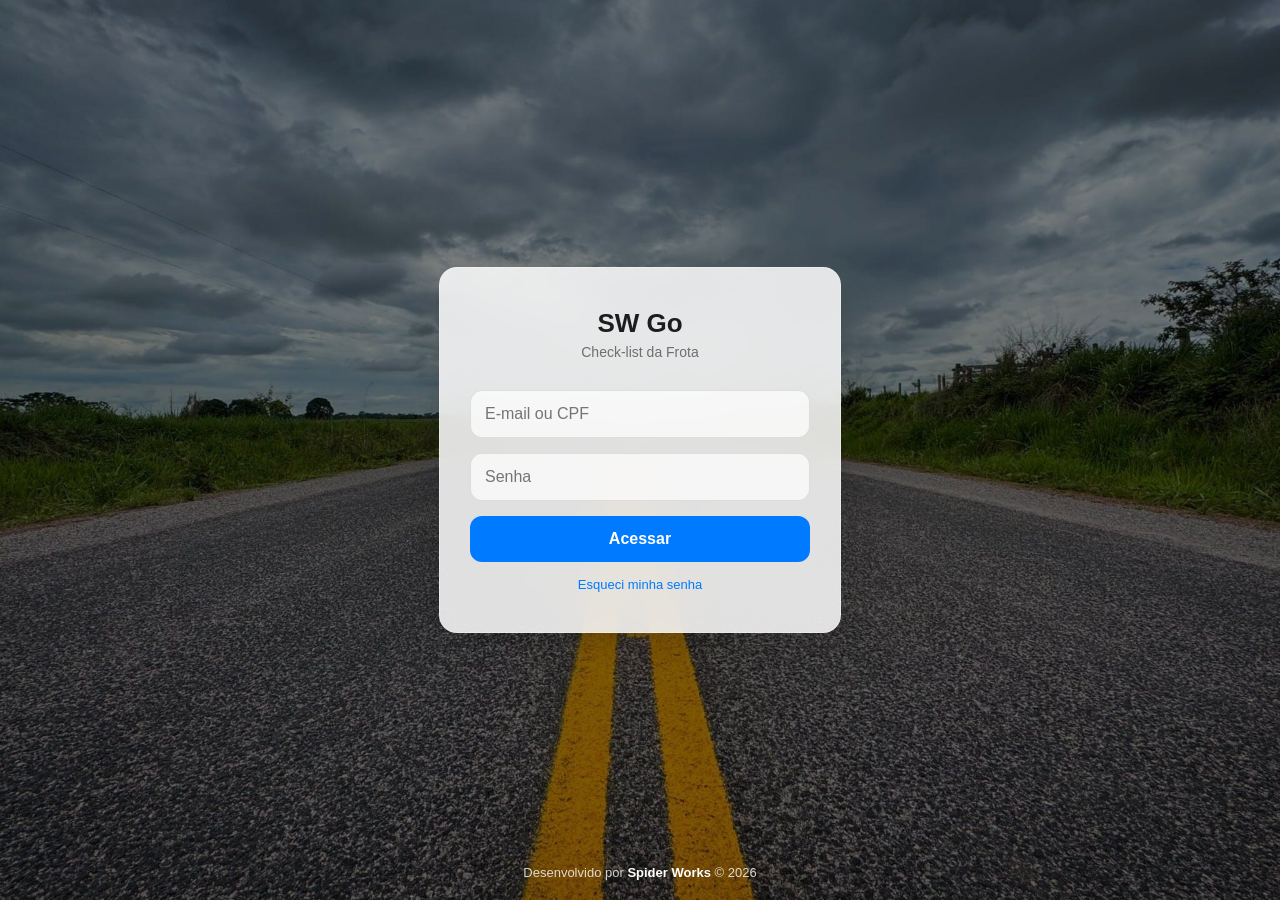
<file: operador.html>
<!DOCTYPE html>
<html lang="pt-BR">
<head>
    <meta charset="UTF-8">
    <meta name="viewport" content="width=device-width, initial-scale=1.0, maximum-scale=1.0, user-scalable=no">
    <title>Be8 Go - Novo Checklist</title>
    <link rel="stylesheet" href="style-apple.css">
    <style>
        /* Variáveis de segurança caso o style-apple.css falhe */
        :root {
            --bg: #F2F2F7; 
            --card: #FFFFFF; 
            --text: #1C1C1E; 
            --text-muted: #8E8E93; 
            --border: rgba(60, 60, 67, 0.15); 
            --accent: #007AFF; 
            --danger: #FF3B30; 
            --success: #34C759; 
            --warning: #FF9500;
        }

        [data-theme="dark"], body.force-dark {
            --bg: #000000; 
            --card: #1C1C1E; 
            --text: #F2F2F7; 
            --text-muted: #98989D; 
            --border: #38383A; 
            --accent: #0A84FF; 
            --danger: #FF453A; 
            --success: #32D74B; 
            --warning: #FFD60A;
        }

        body { background-color: var(--bg); color: var(--text); font-family: -apple-system, BlinkMacSystemFont, "SF Pro Text", "Segoe UI", Roboto, sans-serif; margin: 0; padding: 0;}
        .container { max-width: 800px; margin: 0 auto; padding: 15px; padding-bottom: 80px; }

        .card { background: var(--card); border-radius: 16px; padding: 20px; box-shadow: 0 4px 12px rgba(0,0,0,0.05); border: 1px solid var(--border); margin-bottom: 15px;}
        body.force-dark .card { box-shadow: 0 4px 12px rgba(0,0,0,0.3); }

        .step { display: none; }
        .step.active { display: block; animation: fadeIn 0.3s ease; }
        @keyframes fadeIn { from { opacity: 0; transform: translateY(10px); } to { opacity: 1; transform: translateY(0); } }
        
        .wizard-header { position: sticky; top: 60px; background: var(--bg); padding: 15px 0; z-index: 10; margin-bottom: 20px; transition: 0.3s;}
        .progress-bar { height: 8px; background: var(--border); border-radius: 4px; overflow: hidden; }
        .progress-fill { height: 100%; background: var(--accent); width: 20%; transition: width 0.4s ease; }
        
        .guide-img-container { width: 100%; margin-bottom: 20px; border-radius: 12px; overflow: hidden; border: 1px solid var(--border); background: #f5f5f7; text-align: center; }
        .guide-img-container img { width: 100%; max-height: 220px; object-fit: cover; display: block; }
        
        .question-block { border-bottom: 1px solid var(--border); padding-bottom: 20px; margin-bottom: 20px; }
        .question-block:last-child { border-bottom: none; margin-bottom: 0; padding-bottom: 0; }
        
        .question-title { font-weight: 600; margin-bottom: 15px; font-size: 15px; display: flex; align-items: flex-start; gap: 8px; line-height: 1.4; color: var(--text); }
        .question-title span { background: var(--accent); color: white; width: 24px; height: 24px; display: inline-flex; align-items: center; justify-content: center; border-radius: 50%; font-size: 13px; flex-shrink: 0; margin-top: -2px; }
        
        .options-grid { display: grid; grid-template-columns: repeat(4, 1fr); gap: 6px; }
        .options-grid label { text-align: center; padding: 12px 2px; border: 2px solid var(--border); border-radius: 10px; font-weight: 700; font-size: 12px; cursor: pointer; transition: all 0.2s; word-break: break-word; color: var(--text); }
        .options-grid input[type="radio"] { display: none; }
        
        input[value="sim"]:checked + label { background-color: rgba(52, 199, 89, 0.1); border-color: var(--success); color: var(--success); }
        input[value="nao"]:checked + label { background-color: rgba(255, 149, 0, 0.1); border-color: #ff9500; color: #ff9500; }
        input[value="falha"]:checked + label { background-color: rgba(255, 59, 48, 0.1); border-color: var(--danger); color: var(--danger); }
        input[value="na"]:checked + label { background-color: rgba(134, 134, 139, 0.1); border-color: var(--text-muted); color: var(--text-muted); }

        .evidence-area { display: none; margin-top: 15px; padding-top: 15px; border-top: 1px dashed var(--border); animation: fadeIn 0.3s ease; }
        .evidence-area textarea { width: 100%; padding: 14px; margin-bottom: 10px; border-radius: 10px; border: 1px solid var(--border); background: var(--bg); color: var(--text); font-size: 14px; box-sizing: border-box; outline: none; }
        .btn-camera { display: block; width: 100%; background: var(--border); color: var(--text); text-align: center; padding: 14px; border-radius: 10px; font-weight: 600; cursor: pointer; box-sizing: border-box; }
        .btn-camera input[type="file"] { display: none; }

        .btn-primary { background: var(--accent); color: white; border: none; padding: 14px; border-radius: 12px; font-size: 15px; font-weight: 600; width: 100%; cursor: pointer; transition: 0.2s;}
        .btn-primary:active { transform: scale(0.98); }

        .btn-nav-group { display: flex; gap: 10px; margin-top: 20px; }
        .btn-voltar { background: var(--border) !important; color: var(--text) !important; flex: 0.3; }
        .btn-avancar { flex: 0.7; }
        
        .loading-overlay { display: none; position: fixed; top: 0; left: 0; width: 100%; height: 100%; background: rgba(255,255,255,0.9); z-index: 9999; justify-content: center; align-items: center; flex-direction: column; }
        body.force-dark .loading-overlay { background: rgba(0,0,0,0.9); }
        .spinner { border: 4px solid #f3f3f3; border-top: 4px solid var(--accent); border-radius: 50%; width: 40px; height: 40px; animation: spin 1s linear infinite; margin-bottom: 15px;}
        @keyframes spin { 0% { transform: rotate(0deg); } 100% { transform: rotate(360deg); } }

        .preview-container { display: flex; gap: 10px; margin-top: 10px; flex-wrap: wrap; }
        .thumb-wrapper { position: relative; width: 65px; height: 65px; border-radius: 8px; overflow: hidden; border: 1px solid var(--border); box-shadow: 0 2px 5px rgba(0,0,0,0.1); animation: fadeIn 0.3s ease; }
        .thumb-wrapper img { width: 100%; height: 100%; object-fit: cover; }
        .btn-remove-thumb { position: absolute; top: 2px; right: 2px; background: rgba(255,59,48,0.9); color: white; border: none; border-radius: 50%; width: 22px; height: 22px; font-size: 10px; display: flex; align-items: center; justify-content: center; cursor: pointer; }
        .btn-camera.limit-reached { opacity: 0.5; pointer-events: none; background: #e5e5ea; }

        /* Estilos Select Mobile */
        .form-group { margin-bottom: 15px; }
        .form-group label { display: block; font-size: 12px; font-weight: 600; color: var(--text-muted); margin-bottom: 5px;}
        .mobile-select-btn { width: 100%; background: var(--bg); border: 1px solid var(--border); color: var(--text); padding: 14px; border-radius: 10px; text-align: left; display: flex; justify-content: space-between; align-items: center; font-size: 14px; cursor: pointer; }
        .mobile-select-btn.disabled { opacity: 0.6; cursor: not-allowed; }

        /* TELA DE SUCESSO GIGANTE */
        .success-overlay { display: none; position: fixed; top: 0; left: 0; width: 100%; height: 100%; background: var(--bg); z-index: 10000; flex-direction: column; justify-content: center; align-items: center; padding: 20px; box-sizing: border-box; text-align: center; animation: fadeIn 0.4s ease; }
        .success-icon { font-size: 90px; margin-bottom: 20px; animation: popIn 0.5s cubic-bezier(0.16, 1, 0.3, 1); }
        @keyframes popIn { 0% { transform: scale(0.5); opacity: 0; } 100% { transform: scale(1); opacity: 1; } }
        .success-title { font-size: 26px; font-weight: 800; color: var(--text); margin-bottom: 15px; letter-spacing: -0.5px; }
        .success-message { font-size: 16px; color: var(--text-muted); margin-bottom: 40px; line-height: 1.5; max-width: 400px; }
        .success-buttons { display: flex; flex-direction: column; gap: 15px; width: 100%; max-width: 400px; }
        .btn-large { padding: 20px; font-size: 18px; border-radius: 16px; font-weight: 700; width: 100%; border: none; cursor: pointer; transition: 0.2s; }
        .btn-large:active { transform: scale(0.98); opacity: 0.9; }

        /* Modal Seletor */
        .modal-overlay-sheet { display: none; position: fixed; top: 0; left: 0; width: 100%; height: 100%; background: rgba(0,0,0,0.5); z-index: 9999; align-items: flex-end; }
        .modal-sheet { background: var(--card); width: 100%; height: 80vh; border-radius: 20px 20px 0 0; display: flex; flex-direction: column; animation: slideUp 0.3s ease; }
        @keyframes slideUp { from { transform: translateY(100%); } to { transform: translateY(0); } }
        .modal-header { padding: 15px 20px; border-bottom: 1px solid var(--border); display: flex; justify-content: space-between; align-items: center; }
        .modal-header h3 { margin: 0; color: var(--text); font-size: 16px; }
        .modal-close { background: none; border: none; font-size: 20px; color: var(--text-muted); cursor: pointer; }
        .modal-search { padding: 10px 20px; border-bottom: 1px solid var(--border); }
        .modal-search input { width: 100%; padding: 12px; border-radius: 10px; border: none; background: var(--bg); font-size: 16px; outline: none; color: var(--text);}
        .modal-list { flex: 1; overflow-y: auto; list-style: none; margin: 0; padding: 0; }
        .modal-list li { padding: 15px 20px; border-bottom: 1px solid var(--border); font-size: 16px; color: var(--text); cursor: pointer; }
        .modal-list li:active { background: var(--bg); }
        .modal-empty { text-align: center; padding: 30px; color: var(--text-muted); display: none; }
    </style>
</head>
<body>

    <div id="menu-container"></div>

    <div class="loading-overlay" id="loadingScreen"><div class="spinner"></div><h3 id="loadingText" style="color: var(--text); font-weight: 600;">A carregar...</h3></div>

    <div class="success-overlay" id="successScreen">
        <div class="success-icon" id="iconStatusChecklist">✅</div>
        <div class="success-title" id="tituloStatusChecklist">Checklist Gravado!</div>
        <div class="success-message">A inspeção foi enviada para o banco de dados. Deseja iniciar uma nova triagem agora?</div>
        <div class="success-buttons">
            <button class="btn-large" style="background-color: var(--accent); color: white;" onclick="window.location.reload()">Sim, Nova Inspeção</button>
            <button class="btn-large" style="background-color: var(--border); color: var(--text);" onclick="window.location.href='index.html'">Não, Voltar ao Painel</button>
        </div>
    </div>

    <div class="container">
        
        <div class="wizard-header">
            <div style="display: flex; justify-content: space-between; margin-bottom: 8px;">
                <span id="stepName" style="font-size:14px; font-weight:600; color:var(--accent);">Etapa 1: Triagem</span>
            </div>
            <div class="progress-bar"><div class="progress-fill" id="pFill" style="width: 20%;"></div></div>
        </div>

        <div class="step active" id="step1">
            <div class="card">
                <h2 style="margin-top: 0;">Dados da Viagem</h2>
                <div class="form-group"><label>Transportadora</label><button type="button" class="mobile-select-btn" id="btn-transportadora" onclick="abrirSeletor('transportadora', 'Transportadora')"><span class="btn-text">A carregar...</span><span class="btn-icon">▼</span></button><input type="hidden" id="input-transportadora"></div>
                <div class="form-group"><label>Motorista</label><button type="button" class="mobile-select-btn disabled" id="btn-motorista" onclick="abrirSeletor('motorista', 'Motorista')"><span class="btn-text">Aguardar transportadora...</span><span class="btn-icon">🔒</span></button><input type="hidden" id="input-motorista"></div>
                <div class="form-group"><label>Placa do Cavalo</label><button type="button" class="mobile-select-btn disabled" id="btn-cavalo" onclick="abrirSeletor('cavalo', 'Cavalo')"><span class="btn-text">Aguardar transportadora...</span><span class="btn-icon">🔒</span></button><input type="hidden" id="input-cavalo"></div>
                <div class="form-group"><label>Placa da Carreta (Opcional)</label><button type="button" class="mobile-select-btn disabled" id="btn-carreta" onclick="abrirSeletor('carreta', 'Carreta')"><span class="btn-text">Aguardar transportadora...</span><span class="btn-icon">🔒</span></button><input type="hidden" id="input-carreta"></div>
                <button type="button" class="btn-primary" onclick="iniciarChecklist()">Continuar para Inspeção</button>
            </div>
        </div>

        <div class="step" id="step2">
            <div class="card"><h2 style="margin-top:0;">Inspeção: Motorista</h2><div id="containerPerguntasMotorista"></div></div>
            <div class="btn-nav-group"><button class="btn-primary btn-voltar" onclick="prevStep(1, 'Triagem')">Voltar</button><button class="btn-primary btn-avancar" onclick="nextStep(3, 'Inspeção: Cavalo')">Avançar: Cavalo</button></div>
        </div>

        <div class="step" id="step3">
            <div class="card"><h2 style="margin-top:0;">Inspeção: Cavalo Mecânico</h2><div id="containerPerguntasCavalo"></div></div>
            <div class="card" style="margin-top: 20px;"><h3 style="margin-top:0;">Próximo Passo</h3><div style="display: flex; gap: 10px; margin-top: 15px;"><button class="btn-primary" style="flex: 1;" onclick="decidirCaminhoCarreta()">Inspeção da Carreta</button><button class="btn-primary" style="flex: 1; background: transparent; border: 2px solid var(--success); color: var(--success);" onclick="salvarNoBanco()">Finalizar (Sem Carreta)</button></div></div>
            <div class="btn-nav-group"><button class="btn-primary btn-voltar" style="flex: 1;" onclick="prevStep(2, 'Inspeção: Motorista')">Voltar ao Motorista</button></div>
        </div>

        <div class="step" id="step4">
            <div class="card"><h2 style="margin-top: 0;">Identificação da Carreta</h2><div class="form-group"><label>Tipo da Carreta</label><select id="tipoCarreta" class="mobile-select-btn" style="appearance: auto; padding:16px; width:100%; font-weight: 600;" onchange="renderizarPerguntasCarreta()"><option value="padrao">Padrão Geral</option><option value="tanque">Tanque</option><option value="bau">Sider / Baú</option><option value="prancha">Prancha</option><option value="graneleiro">Graneleiro</option></select></div></div>
            <div class="btn-nav-group"><button class="btn-primary btn-voltar" onclick="prevStep(3, 'Inspeção: Cavalo')">Voltar</button><button class="btn-primary btn-avancar" onclick="nextStep(5, 'Inspeção: Carreta')">Avançar: Carreta</button></div>
        </div>

        <div class="step" id="step5">
            <div class="card"><h2 style="margin-top: 0;">Inspeção: Carreta</h2><div id="containerPerguntasCarreta"></div></div>
            <div class="btn-nav-group"><button class="btn-primary btn-voltar" onclick="prevStep(4, 'Identificação da Carreta')">Voltar</button><button class="btn-primary btn-avancar" style="background-color: var(--success);" onclick="salvarNoBanco()">Gravar Checklist</button></div>
        </div>
    </div>

    <div class="modal-overlay-sheet" id="seletorModal"><div class="modal-sheet"><div class="modal-header"><h3 id="modalTitle">Selecione</h3><button class="modal-close" onclick="fecharSeletor()">✕</button></div><div class="modal-search"><input type="text" id="modalSearchInput" placeholder="Procurar..." onkeyup="filtrarLista()" autocomplete="off"></div><ul class="modal-list" id="modalList"></ul><div class="modal-empty" id="modalEmpty">Nenhum resultado encontrado.</div></div></div>

    <script src="menu.js"></script>

    <script>
        const PB_URL = 'https://be8-be8-backend.i6qanl.easypanel.host';
        const token = localStorage.getItem('pb_token');

        let questoesMotorista = [], questoesCavalo = [], questoesCarreta = [];
        let configuracoesSSMA = { diasValidadeCavalo: 30, diasValidadeCarreta: { padrao: 30, tanque: 15, bau: 30, prancha: 10, graneleiro: 30 } };
        let listas = { transportadora: [], motorista: [], cavalo: [], carreta: [] };
        let campoAtualId = '';
        let fotosPorQuestao = {};

        document.addEventListener('DOMContentLoaded', () => {
            if (!token) { window.location.href = 'login.html'; return; }
            inicializarApp();
        });

        async function inicializarApp() {
            document.getElementById('loadingScreen').style.display = 'flex';
            await Promise.all([carregarConfiguracoesEPerguntas(), carregarTransportadoras()]);
            document.getElementById('loadingScreen').style.display = 'none';
        }

        async function carregarConfiguracoesEPerguntas() {
            const headers = { 'Authorization': 'Bearer ' + token };
            try {
                const resVal = await fetch(`${PB_URL}/api/collections/site_checklist_config_validade/records?perPage=1`, { headers });
                const dataVal = await resVal.json();
                if (dataVal.items?.length > 0) {
                    const v = dataVal.items[0];
                    configuracoesSSMA.diasValidadeCavalo = v.dias_cavalo || 30;
                    configuracoesSSMA.diasValidadeCarreta = { padrao: v.dias_padrao||30, tanque: v.dias_tanque||15, bau: v.dias_bau||30, prancha: v.dias_prancha||10, graneleiro: v.dias_graneleiro||30 };
                }

                const resPerg = await fetch(`${PB_URL}/api/collections/site_checklist_banco_perguntas/records?perPage=500&filter=(ativo=true)&sort=ordem`, { headers });
                const dataPerg = await resPerg.json();
                dataPerg.items?.forEach(p => {
                    const q = { id: p.id, texto: p.pergunta, tipo: p.tipo_carreta || 'todos', fotoReq: p.foto_obrigatoria, critica: p.reprova_automatico !== false };
                    if(p.categoria === 'motorista') questoesMotorista.push(q);
                    else if(p.categoria === 'cavalo') questoesCavalo.push(q);
                    else if(p.categoria === 'carreta') questoesCarreta.push(q);
                });
                renderizarPerguntas();
            } catch(e) { console.error(e); }
        }

        function renderizarPerguntas() {
            const htmlPerg = (q, i) => `
                <div class="question-block">
                    <div class="question-title"><span>${i+1}</span> ${q.texto} <span style="background:transparent; color:${q.critica ? 'var(--danger)' : '#ff9500'}; font-weight:bold; font-size:12px; margin-left:auto;">${q.critica ? '🚨 Crítica' : '⚠️ Ressalva'}</span></div>
                    <div class="options-grid">
                        <input type="radio" name="r_${q.id}" id="${q.id}-sim" value="sim"><label for="${q.id}-sim">SIM</label>
                        <input type="radio" name="r_${q.id}" id="${q.id}-nao" value="nao"><label for="${q.id}-nao">NÃO</label>
                        <input type="radio" name="r_${q.id}" id="${q.id}-falha" value="falha" onchange="toggleEvidencia('${q.id}', true)"><label for="${q.id}-falha">FALHA</label>
                        <input type="radio" name="r_${q.id}" id="${q.id}-na" value="na" onchange="toggleEvidencia('${q.id}', false)"><label for="${q.id}-na">N/A</label>
                    </div>
                    <div class="evidence-area" id="ev_${q.id}">
                        <textarea id="obs_${q.id}" placeholder="Descreva a avaria..."></textarea>
                        <label class="btn-camera" id="label_foto_${q.id}">${q.fotoReq ? "📷 Foto Obrigatória" : "📷 Foto Opcional"}<input type="file" id="foto_input_${q.id}" accept="image/*" multiple onchange="lidarComFotos(event, '${q.id}')"></label>
                        <div class="preview-container" id="preview_${q.id}"></div>
                    </div>
                </div>`;
            
            document.getElementById('containerPerguntasMotorista').innerHTML = questoesMotorista.map(htmlPerg).join('');
            document.getElementById('containerPerguntasCavalo').innerHTML = questoesCavalo.map(htmlPerg).join('');
            renderizarPerguntasCarreta();
        }

        function renderizarPerguntasCarreta() {
            const tipo = document.getElementById('tipoCarreta').value;
            const filtradas = questoesCarreta.filter(q => q.tipo === 'todos' || q.tipo === tipo);
            const htmlPerg = (q, i) => `
                <div class="question-block">
                    <div class="question-title"><span>${i+1}</span> ${q.texto} <span style="background:transparent; color:${q.critica ? 'var(--danger)' : '#ff9500'}; font-weight:bold; font-size:12px; margin-left:auto;">${q.critica ? '🚨 Crítica' : '⚠️ Ressalva'}</span></div>
                    <div class="options-grid">
                        <input type="radio" name="r_${q.id}" id="${q.id}-sim" value="sim"><label for="${q.id}-sim">SIM</label>
                        <input type="radio" name="r_${q.id}" id="${q.id}-nao" value="nao"><label for="${q.id}-nao">NÃO</label>
                        <input type="radio" name="r_${q.id}" id="${q.id}-falha" value="falha" onchange="toggleEvidencia('${q.id}', true)"><label for="${q.id}-falha">FALHA</label>
                        <input type="radio" name="r_${q.id}" id="${q.id}-na" value="na" onchange="toggleEvidencia('${q.id}', false)"><label for="${q.id}-na">N/A</label>
                    </div>
                    <div class="evidence-area" id="ev_${q.id}">
                        <textarea id="obs_${q.id}" placeholder="Descreva a avaria..."></textarea>
                        <label class="btn-camera" id="label_foto_${q.id}">${q.fotoReq ? "📷 Foto Obrigatória" : "📷 Foto Opcional"}<input type="file" id="foto_input_${q.id}" accept="image/*" multiple onchange="lidarComFotos(event, '${q.id}')"></label>
                        <div class="preview-container" id="preview_${q.id}"></div>
                    </div>
                </div>`;
            document.getElementById('containerPerguntasCarreta').innerHTML = filtradas.map(htmlPerg).join('');
        }

        function toggleEvidencia(id, show) { document.getElementById('ev_' + id).style.display = show ? 'block' : 'none'; }

        function lidarComFotos(event, questaoId) {
            if (!fotosPorQuestao[questaoId]) fotosPorQuestao[questaoId] = [];
            const arq = Array.from(event.target.files); const vagas = 3 - fotosPorQuestao[questaoId].length;
            if (arq.length > vagas) alert(`Máximo de 3 fotos. Apenas ${vagas} serão adicionadas.`);
            fotosPorQuestao[questaoId] = [...fotosPorQuestao[questaoId], ...arq.slice(0, vagas)];
            event.target.value = ''; atualizarPreviews(questaoId);
        }

        function removerFoto(questaoId, index) { fotosPorQuestao[questaoId].splice(index, 1); atualizarPreviews(questaoId); }

        function atualizarPreviews(questaoId) {
            const c = document.getElementById(`preview_${questaoId}`); const btn = document.getElementById(`label_foto_${questaoId}`);
            c.innerHTML = '';
            fotosPorQuestao[questaoId].forEach((f, i) => {
                c.innerHTML += `<div class="thumb-wrapper"><img src="${URL.createObjectURL(f)}"><button type="button" class="btn-remove-thumb" onclick="removerFoto('${questaoId}', ${i})">✕</button></div>`;
            });
            if (fotosPorQuestao[questaoId].length >= 3) { btn.classList.add('limit-reached'); btn.innerHTML = `⚠️ Limite atingido`; } 
            else {
                btn.classList.remove('limit-reached');
                const q = [...questoesMotorista, ...questoesCavalo, ...questoesCarreta].find(x => x.id === questaoId);
                btn.innerHTML = `${q.fotoReq ? "📷 Foto Obrigatória" : "📷 Foto Opcional"}<input type="file" id="foto_input_${questaoId}" accept="image/*" multiple onchange="lidarComFotos(event, '${questaoId}')">`;
            }
        }

        async function carregarTransportadoras() {
            const res = await fetch(`${PB_URL}/api/collections/transportadoras/records?sort=razao_social`, { headers: { 'Authorization': 'Bearer ' + token } });
            const data = await res.json();
            listas.transportadora = data.items.map(i => ({ id: i.id, nome: i.razao_social }));
            document.getElementById('btn-transportadora').querySelector('.btn-text').innerText = 'Selecione a Transportadora';
        }

        async function carregarDependentes(id, nome) {
            const h = { 'Authorization': 'Bearer ' + token };
            try {
                const [rM, rV, rC] = await Promise.all([
                    fetch(`${PB_URL}/api/collections/motoristas/records?filter=${encodeURIComponent(`transportadora='${nome}'`)}&sort=nome`, { headers: h }),
                    fetch(`${PB_URL}/api/collections/veiculos/records?filter=${encodeURIComponent(`transportadora_id='${id}' && tipo~'cavalo'`)}&sort=placa`, { headers: h }),
                    fetch(`${PB_URL}/api/collections/veiculos/records?filter=${encodeURIComponent(`transportadora_id='${id}' && tipo~'reboque'`)}&sort=placa`, { headers: h })
                ]);
                const dM = await rM.json(), dV = await rV.json(), dC = await rC.json();
                listas.motorista = dM.items?.map(i => ({ id: i.id, nome: i.nome })) || [];
                listas.cavalo = dV.items?.map(i => ({ id: i.id, nome: i.placa, modelo: i.modelo })) || [];
                listas.carreta = dC.items?.map(i => ({ id: i.id, nome: i.placa, modelo: i.modelo })) || [];
                
                ['btn-motorista','btn-cavalo','btn-carreta'].forEach(b => { document.getElementById(b).classList.remove('disabled'); document.getElementById(b).querySelector('.btn-icon').innerText = '▼'; });
                document.getElementById('btn-motorista').querySelector('.btn-text').innerText = 'Selecione o Motorista';
                document.getElementById('btn-cavalo').querySelector('.btn-text').innerText = 'Selecione o Cavalo';
                document.getElementById('btn-carreta').querySelector('.btn-text').innerText = 'Selecione a Carreta';
            } catch(e) {}
        }

        function abrirSeletor(t, tit) { campoAtualId = t; document.getElementById('modalTitle').innerText = tit; document.getElementById('modalSearchInput').value = ''; document.getElementById('seletorModal').style.display = 'flex'; renderizarLista(listas[t]); setTimeout(() => document.getElementById('modalSearchInput').focus(), 150); }
        function fecharSeletor() { document.getElementById('seletorModal').style.display = 'none'; }
        document.getElementById('seletorModal').onclick = function(e) { if(e.target === this) fecharSeletor(); };

        function renderizarLista(i) {
            const ul = document.getElementById('modalList'); ul.innerHTML = '';
            if (!i?.length) { ul.style.display = 'none'; document.getElementById('modalEmpty').style.display = 'block'; return; }
            ul.style.display = 'block'; document.getElementById('modalEmpty').style.display = 'none';
            i.forEach(item => { const li = document.createElement('li'); li.innerHTML = `<div><span>${item.nome}</span>${item.modelo ? `<br><small style="color:var(--text-muted)">${item.modelo}</small>` : ''}</div>`; li.onclick = () => selecionarItem(item.id, item.nome, item.modelo); ul.appendChild(li); });
        }
        function filtrarLista() { const t = document.getElementById('modalSearchInput').value.toLowerCase(); renderizarLista(listas[campoAtualId].filter(i => i.nome.toLowerCase().includes(t) || i.modelo?.toLowerCase().includes(t))); }
        function selecionarItem(id, nome, mod) {
            const b = document.getElementById(`btn-${campoAtualId}`); b.querySelector('.btn-text').innerHTML = mod ? `<div style="line-height:1.2"><b>${nome}</b><br><small>${mod}</small></div>` : nome; b.classList.add('selecionado'); document.getElementById(`input-${campoAtualId}`).value = id;
            if (campoAtualId === 'transportadora') { ['motorista','cavalo','carreta'].forEach(t=>{const bb=document.getElementById(`btn-${t}`); bb.classList.add('disabled'); bb.classList.remove('selecionado'); bb.querySelector('.btn-text').innerText='Aguardar...'; document.getElementById(`input-${t}`).value='';}); carregarDependentes(id, nome); }
            fecharSeletor();
        }

        function nextStep(num, tit) { document.querySelectorAll('.step').forEach(e => e.classList.remove('active')); document.getElementById('step' + num).classList.add('active'); document.getElementById('stepName').innerText = `Etapa ${num}: ${tit}`; document.getElementById('pFill').style.width = (num * 20) + '%'; window.scrollTo(0, 0); }
        function prevStep(num, tit) { nextStep(num, tit); }
        function iniciarChecklist() { if(!document.getElementById('input-transportadora').value || !document.getElementById('input-motorista').value || !document.getElementById('input-cavalo').value) { alert("⚠️ Selecione Transportadora, Motorista e Cavalo."); return; } nextStep(2, 'Inspeção: Motorista'); }
        function decidirCaminhoCarreta() { if(document.getElementById('input-carreta').value) nextStep(4, 'Identificação da Carreta'); else salvarNoBanco(); }
        function calcularDataValidade(dias) { const d = new Date(); d.setDate(d.getDate() + dias); return d.toISOString(); }

        // --- SALVAR NO BANCO ---
        async function salvarNoBanco() {
            const opToken = token.split('.')[1]; if(!opToken) return; const opId = JSON.parse(atob(opToken.replace(/-/g, '+').replace(/_/g, '/'))).id;
            document.getElementById('loadingScreen').style.display = 'flex'; document.getElementById('loadingText').innerText = "A processar dados...";

            const formData = new FormData();
            
            let teveFalhaCritica = false;
            let teveFalhaSimples = false;
            
            let obs = [];
            const respostas = { motorista: {}, cavalo: {}, carreta: {} };

            [...questoesMotorista, ...questoesCavalo, ...questoesCarreta].forEach(q => {
                const r = document.querySelector(`input[name="r_${q.id}"]:checked`);
                if(r) {
                    const cat = questoesMotorista.includes(q) ? 'motorista' : questoesCavalo.includes(q) ? 'cavalo' : 'carreta';
                    respostas[cat][q.id] = r.value;
                    
                    if(r.value === 'falha') {
                        if (q.critica) teveFalhaCritica = true;
                        else teveFalhaSimples = true;

                        const t = document.getElementById('obs_'+q.id).value;
                        if(t) obs.push(`(${q.texto}) ${t}`);
                        if (fotosPorQuestao[q.id]) fotosPorQuestao[q.id].forEach(f => formData.append('fotos_evidencias', f));
                    }
                }
            });

            let statusFinal = "Aprovado";
            if (teveFalhaCritica) { statusFinal = "Reprovado"; } else if (teveFalhaSimples) { statusFinal = "Aprovado com Ressalvas"; }

            formData.append('operador_id', opId);
            formData.append('transportadora_id', document.getElementById('input-transportadora').value);
            formData.append('motorista_id', document.getElementById('input-motorista').value);
            formData.append('cavalo_id', document.getElementById('input-cavalo').value);
            if(document.getElementById('input-carreta').value) formData.append('carreta_id', document.getElementById('input-carreta').value);
            formData.append('validade_cavalo', calcularDataValidade(configuracoesSSMA.diasValidadeCavalo));
            if(document.getElementById('input-carreta').value) { const tipoSel = document.getElementById('tipoCarreta').value; formData.append('validade_carreta', calcularDataValidade(configuracoesSSMA.diasValidadeCarreta[tipoSel] || 30)); }
            
            formData.append('status_final', statusFinal);
            formData.append('respostas_json', JSON.stringify(respostas));
            formData.append('observacoes_avarias', obs.join(' | '));

            try {
                const res = await fetch(`${PB_URL}/api/collections/site_checklist_registros/records`, { method: 'POST', headers: { 'Authorization': 'Bearer ' + token }, body: formData });
                document.getElementById('loadingScreen').style.display = 'none';

                if(res.ok) { 
                    const icon = document.getElementById('iconStatusChecklist');
                    const title = document.getElementById('tituloStatusChecklist');
                    
                    if (statusFinal === "Reprovado") {
                        icon.innerText = "🛑"; title.innerText = "Checklist REPROVADO"; title.style.color = "var(--danger)";
                    } else if (statusFinal === "Aprovado com Ressalvas") {
                        icon.innerText = "⚠️"; title.innerText = "Aprovado c/ Ressalvas"; title.style.color = "#ff9500";
                    } else {
                        icon.innerText = "✅"; title.innerText = "Checklist Aprovado!"; title.style.color = "var(--success)";
                    }

                    document.getElementById('successScreen').style.display = 'flex';
                } else alert("🚨 Erro ao gravar.");
            } catch(e) { document.getElementById('loadingScreen').style.display = 'none'; alert("Erro no servidor."); }
        }
    </script>
</body>
</html>
</file>
<file: style-apple.css>
/* =========================================================
   1. VARIÁVEIS GLOBAIS E TEMA BASE (Padrão iOS)
   ========================================================= */
:root { 
    --bg: #f4f4f9; 
    --card: #ffffff; 
    --text: #1c1c1e; 
    --text-muted: #8e8e93; 
    --border: #e5e5ea; 
    --accent: #007aff; 
    --success: #34c759; 
    --danger: #ff3b30; 
    --warning: #ffcc00;
}

body.force-dark { 
    --bg: #000000; 
    --card: #1c1c1e; 
    --text: #f2f2f7; 
    --text-muted: #98989d; 
    --border: #38383a; 
    --accent: #0a84ff; 
    --success: #32d74b;
}

body { 
    background-color: var(--bg); 
    color: var(--text); 
    font-family: -apple-system, BlinkMacSystemFont, "Segoe UI", sans-serif; 
    margin: 0; 
    padding: 0; 
    padding-bottom: 80px; 
    background-image: radial-gradient(var(--border) 1px, transparent 1px);
    background-size: 20px 20px; 
    background-attachment: fixed;
}

.container { 
    max-width: 800px; 
    margin: 40px auto; 
    padding: 0 20px; 
}

/* =========================================================
   2. COMPONENTES DE ESTRUTURA (Cards e Formulários)
   ========================================================= */
.card { 
    background: var(--card); 
    border: 1px solid var(--border); 
    border-radius: 20px; 
    padding: 25px; 
    box-shadow: 0 4px 20px rgba(0,0,0,0.03); 
}

.card-header h2 { 
    margin: 0 0 20px 0; 
    font-size: 24px; 
    font-weight: 700; 
}

.step-indicator { 
    color: var(--accent); 
    font-size: 14px; 
    font-weight: 600; 
    margin-bottom: 20px; 
    display: block; 
    border-bottom: 2px solid var(--accent); 
    padding-bottom: 10px; 
    width: fit-content; 
}

.form-group { margin-bottom: 25px; }

.form-group label { 
    display: block; 
    margin-bottom: 8px; 
    font-size: 14px; 
    font-weight: 600; 
    color: var(--text-muted); 
}

/* Botão Principal Padrão */
.btn-primary { 
    display: block; 
    width: 100%; 
    background: var(--accent); 
    color: white; 
    padding: 16px; 
    border: none; 
    border-radius: 12px; 
    font-size: 16px; 
    font-weight: 600; 
    cursor: pointer; 
    transition: 0.2s; 
    box-sizing: border-box; 
    margin-top: 30px;
}
.btn-primary:active { transform: scale(0.98); opacity: 0.9; }


/* =========================================================
   3. BOTÃO SELETOR MOBILE (Falso Input)
   ========================================================= */
.mobile-select-btn {
    width: 100%; 
    background: var(--card); 
    border: 1px solid var(--border);
    padding: 16px; 
    border-radius: 12px; 
    font-size: 16px; 
    color: var(--text);
    text-align: left; 
    display: flex; 
    justify-content: space-between;
    align-items: center; 
    cursor: pointer; 
    box-sizing: border-box; 
    transition: all 0.2s;
}

.mobile-select-btn .btn-text { 
    flex: 1; 
    white-space: nowrap; 
    overflow: hidden; 
    text-overflow: ellipsis; 
    color: var(--text-muted); 
}

.mobile-select-btn.selecionado .btn-text { 
    color: var(--text); 
    font-weight: 600; 
}

.mobile-select-btn.selecionado { 
    border-color: var(--success); 
}

/* Estado de Campo Bloqueado (Aguardando anterior) */
.mobile-select-btn.disabled {
    opacity: 0.5; 
    background-color: var(--bg); 
    cursor: not-allowed; 
    pointer-events: none; 
    border-style: dashed;
}


/* =========================================================
   4. MODAL / BOTTOM SHEET (A Janela que sobe)
   ========================================================= */
.modal-overlay {
    display: none; 
    position: fixed; 
    top: 0; left: 0; 
    width: 100%; height: 100%;
    background: rgba(0, 0, 0, 0.6); 
    z-index: 9999; 
    align-items: flex-end; /* Mobile: Cola no fundo */
    backdrop-filter: blur(2px);
}

.modal-sheet {
    background: var(--card); 
    width: 100%; 
    height: 85vh;
    border-radius: 24px 24px 0 0; 
    display: flex; 
    flex-direction: column;
    animation: slideUp 0.3s cubic-bezier(0.16, 1, 0.3, 1);
}

@keyframes slideUp { 
    from { transform: translateY(100%); } 
    to { transform: translateY(0); } 
}

.modal-header { 
    display: flex; 
    justify-content: space-between; 
    align-items: center; 
    padding: 20px 20px 15px; 
}

.modal-header h3 { 
    margin: 0; 
    font-size: 18px; 
    font-weight: 700; 
}

.modal-close {
    background: var(--bg); 
    border: none; 
    border-radius: 50%; 
    width: 36px; height: 36px;
    font-size: 18px; 
    cursor: pointer; 
    color: var(--text-muted); 
    display: flex; 
    justify-content: center; 
    align-items: center;
}

.modal-search { 
    padding: 0 20px 15px; 
    border-bottom: 1px solid var(--border); 
}

.modal-search input {
    width: 100%; 
    padding: 16px; 
    border: 1px solid var(--border); 
    border-radius: 12px;
    font-size: 16px; 
    box-sizing: border-box; 
    background: var(--bg); 
    color: var(--text); 
    outline: none;
}
.modal-search input:focus {
    border-color: var(--accent);
}

.modal-list { 
    list-style: none; 
    padding: 0; 
    margin: 0; 
    overflow-y: auto; 
    flex: 1; 
}

.modal-list li {
    padding: 20px; 
    border-bottom: 1px solid var(--border); 
    font-size: 16px;
    color: var(--text); 
    display: flex; 
    justify-content: space-between; 
    align-items: center; 
    cursor: pointer;
}
.modal-list li:active { background-color: var(--bg); }

.modal-list li.selecionado { 
    color: var(--success); 
    font-weight: 700; 
    background: rgba(52, 199, 89, 0.05); 
}

.modal-list li.selecionado::after { 
    content: '✔'; 
    font-size: 18px; 
}

.modal-empty { 
    padding: 30px 20px; 
    text-align: center; 
    color: var(--text-muted); 
    display: none; 
}

/* =========================================================
   5. RESPONSIVIDADE (Ajuste para Web / Tablet / Desktop)
   ========================================================= */
@media (min-width: 768px) {
    .modal-overlay { 
        align-items: center; 
        justify-content: center; 
    }
    .modal-sheet { 
        width: 600px; 
        height: 80vh; 
        border-radius: 24px; 
        animation: popIn 0.3s ease-out; 
    }
    @keyframes popIn { 
        from { transform: scale(0.95); opacity: 0; } 
        to { transform: scale(1); opacity: 1; } 
    }
}
</file>
